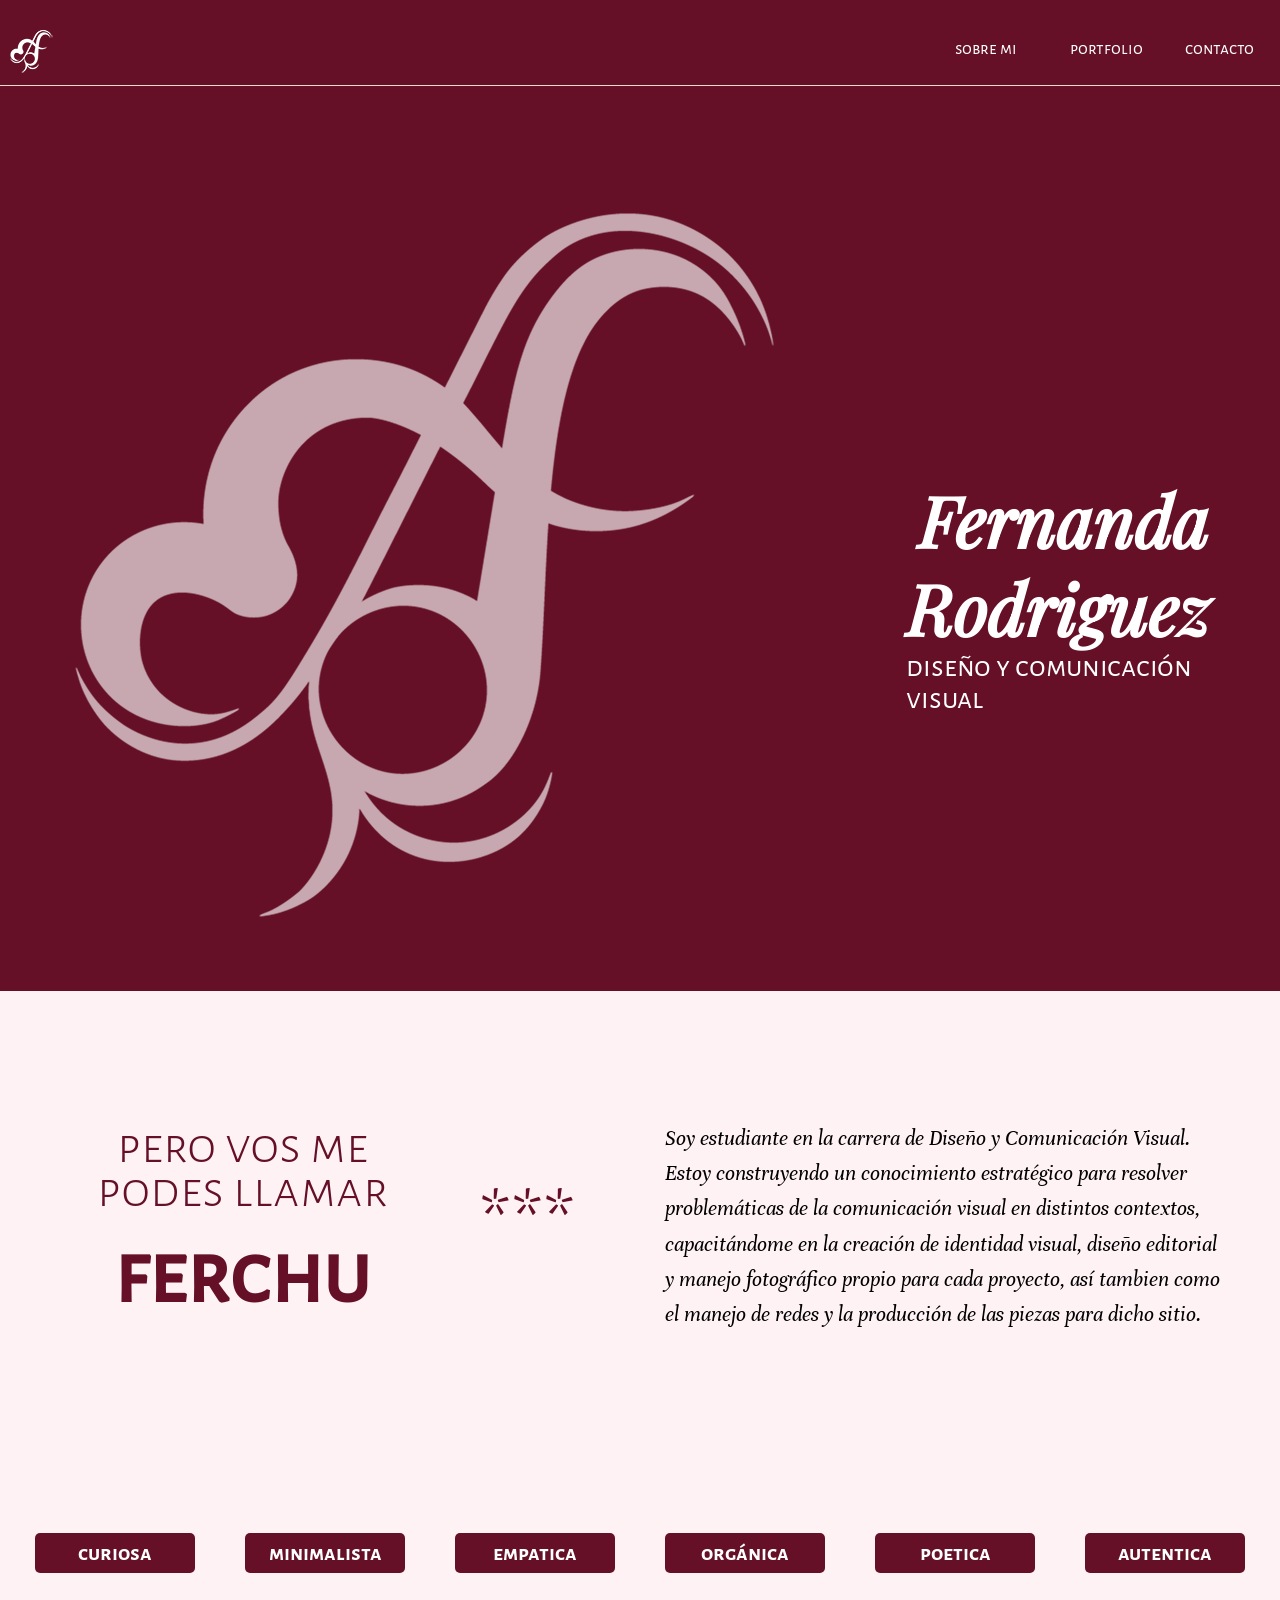
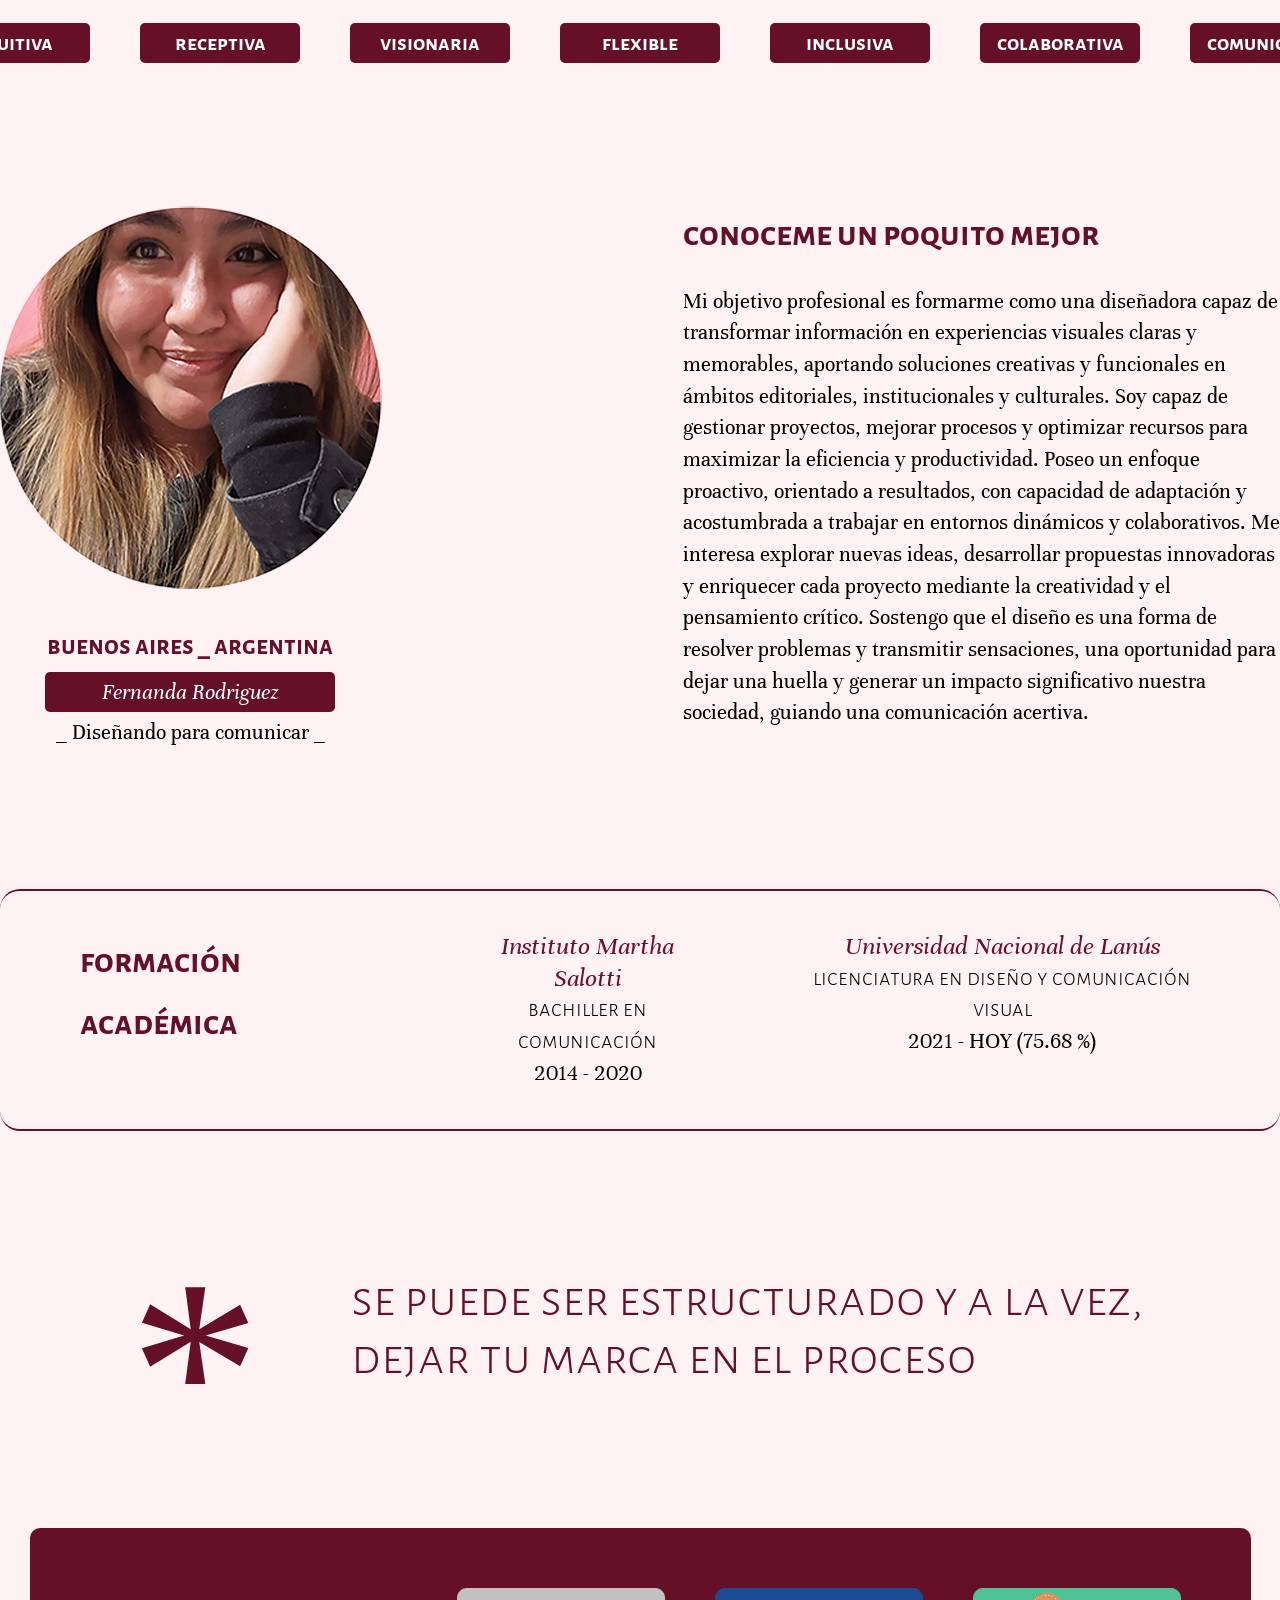
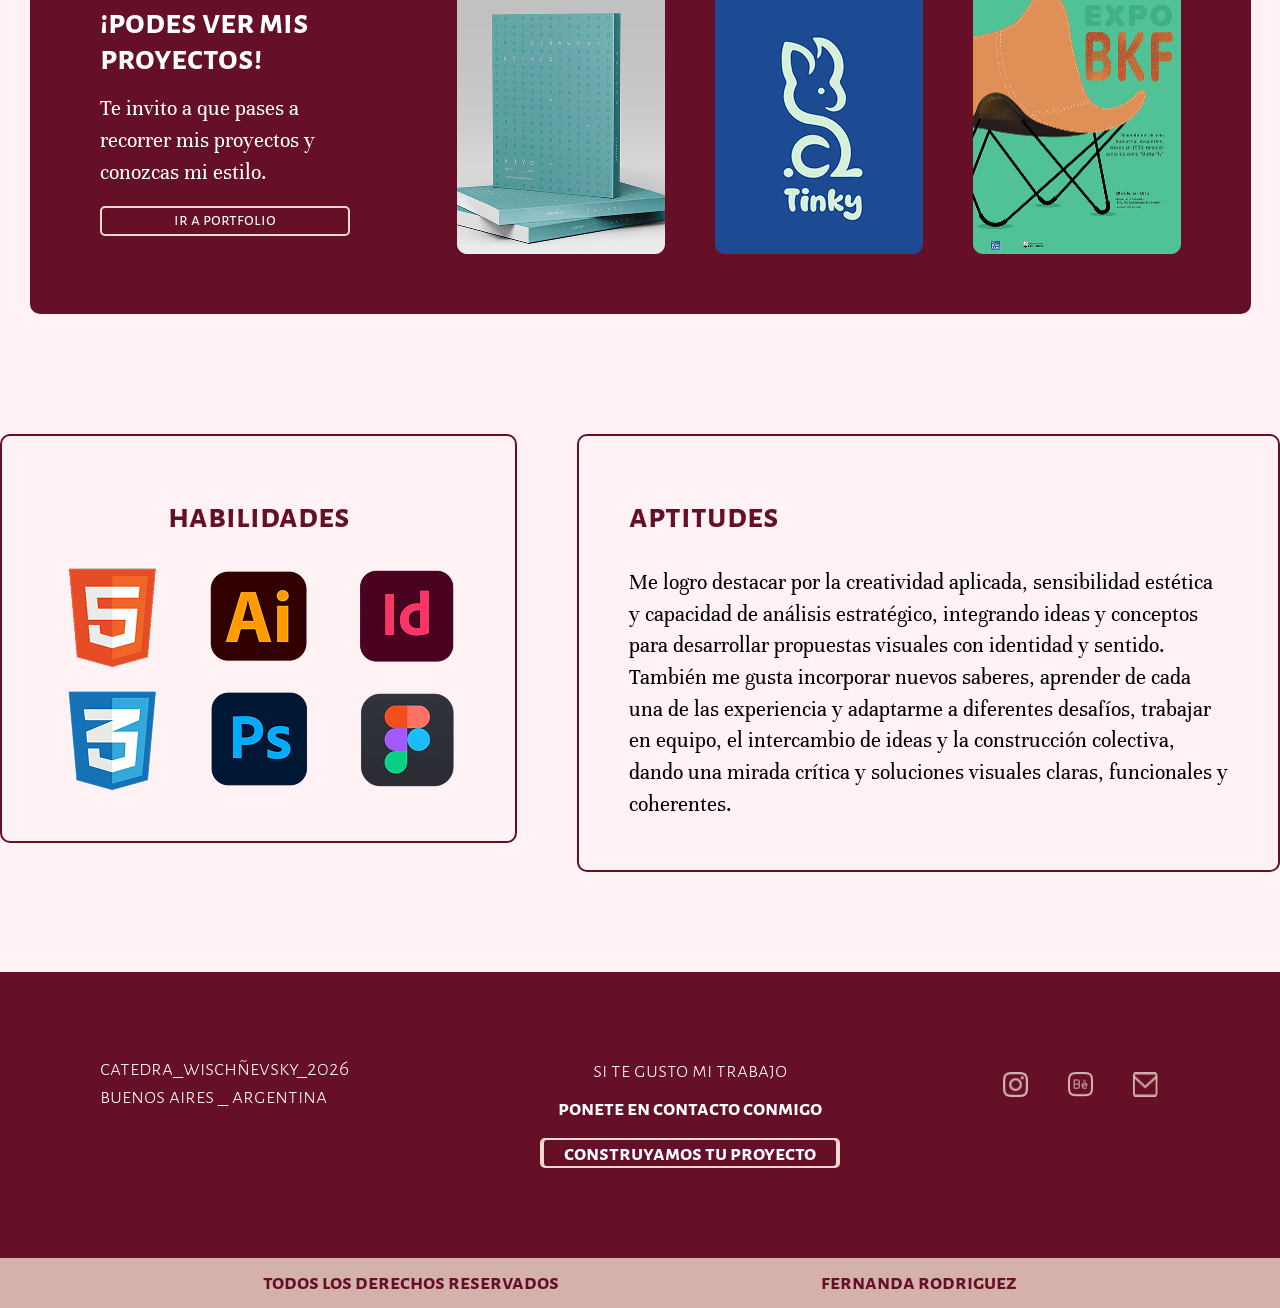
<file: index.html>
<!DOCTYPE html>
<html lang="es">


<head>
    <meta charset="utf-8" />
    <title>Curriculum Fernanda Rodriguez</title>
    <link rel="stylesheet" href="estilo.css">
    <link rel="icon" type="image/png" href="img/index/favicon.png">
</head>

<!------------------------CUERPO---------------------------->

<body>
    <header>
        <div class="header_conteiner">
            <img src="img/index/logonav.png" alt="Logo de fernanda" width="60" height="60" />
            <nav class="botonera">
                <a href="index.html" class=boton>sobre mi</a>
                <a href="portfolio.html" class=boton>portfolio</a>
                <a href="contacto.html" class=boton>contacto</a>
            </nav>
        </div>
    </header>
    
    <main>
        <section id="presentación">
                <img src="img/index/logo_presentacion.png" alt="logo persona" width="935" height="770">
                
                <hgroup class="present_conteiner">
                    <h1>Fernanda Rodriguez</h1>
                    <p class="carrera">diseño y comunicación visual</p>
                </hgroup>
        </section>

        <section id="introducción_apodo">
            <hgroup class="grupo_frase">
                <p class="frase">pero vos me podes llamar</p>
                <h2>ferchu</h2>
            </hgroup>
            <p class="florcitas">***</p>
            <p class="texto_en_italic">Soy estudiante en la carrera de Diseño y Comunicación Visual. Estoy construyendo un conocimiento estratégico para resolver problemáticas de la comunicación visual en distintos contextos, capacitándome en la creación de identidad visual, diseño editorial y manejo fotográfico propio para cada proyecto, así tambien como el manejo de redes y la producción de las piezas para dicho sitio.</p>
        </section>

        <section id="lluvia_de_palabras">
            <ul>
                <li>detallista</li>
                <li>curiosa</li>
                <li>minimalista</li>
                <li>empatica</li>
                <li>orgánica</li>
                <li>poetica</li>
                <li>autentica</li>
                <li>observadora</li>
                <li>intuitiva</li>
                <li>receptiva</li>
                <li>visionaria</li>
                <li>flexible</li>
                <li>inclusiva</li>
                <li>colaborativa</li>
                <li>comunicativa</li>
                </lu>
        </section>

        <section id="de_mi">
            <div class="izquierda_circulo">
                <img src="img/index/retrato_yo.png" alt="autora" width="385" height="385">
                <div class="listado_foto">
                    <p class="bsas">buenos aires _ argentina</p>
                    <p class="minombre">Fernanda Rodriguez</p>
                    <p class="folosofia">_ Diseñando para comunicar _</p>
                </div>
            </div>
            <hgroup class="un_poco_mas">
                <h3>conoceme un poquito mejor</h3>
                <p class="texto_circulo">Mi objetivo profesional es formarme como una diseñadora capaz de transformar información en experiencias visuales claras y memorables, aportando soluciones creativas y funcionales en ámbitos editoriales, institucionales y culturales. Soy capaz de gestionar proyectos, mejorar procesos y optimizar recursos para maximizar la eficiencia y productividad. Poseo un enfoque proactivo, orientado a resultados, con capacidad de adaptación y acostumbrada a trabajar en entornos dinámicos y colaborativos. Me interesa explorar nuevas ideas, desarrollar propuestas innovadoras y enriquecer cada proyecto mediante la creatividad y el pensamiento crítico. Sostengo que el diseño es una forma de resolver problemas y transmitir sensaciones, una oportunidad para dejar una huella y generar un impacto significativo nuestra sociedad, guiando una comunicación acertiva.</p>
            </hgroup>
        </section>

        <section id="formación">
            <h3>formación académica</h3>
            <div class="formación_secundaria">
                <p class="titular_form">Instituto Martha Salotti</p>
                <p class="bajada_formación">bachiller en comunicación</p>
                <p class="fecha">2014 - 2020</p>
            </div>
            <div class="formación_superior">
                <p class="titular_form">Universidad Nacional de Lanús</p>
                <p class="bajada_formación">licenciatura en diseño y comunicación visual</p>
                <p class="fecha">2021 - HOY (75.68 %)</p>
            </div>
        </section>

        <section id="frase">
            <p class="flor">*</p>
            <p class="escrito">se puede ser estructurado y a la vez, dejar tu marca en el proceso</p>
        </section>

        <section id="ir_a_portfolio">
            <div class="info">
                <h3>¡podes ver mis proyectos!</h3>
                <p class="texto blanco">Te invito a que pases a recorrer mis proyectos y conozcas mi estilo.</p>
                <a href="portfolio.html" class="boton_ir_portfolio">ir a portfolio</a>
            </div>
            <div class="fotos_ir_portfolio">
                <img src="img/index/mini_anuario.png" alt="anuario" width="208" height="266">
                <img src="img/index/mini_logo_tinky.png" alt="logo_tinky" width="208" height="266">
                <img src="img/index/mini_afiche_bkf_figurativo.png" alt="logo_tinky" width="208" height="266">
            </div>
        </section>

        <section id="habilidades_aptitudes">
            <div class="habilidades">
                <h3>habilidades</h3>
                <ul>
                    <li><img src="img/index/img_html.png" alt="html" width="103px" height="103px"></li>
                    <li><img src="img/index/img_ai.png" alt="Illustrator" width="103px" height="103px"></li>
                    <li><img src="img/index/img_id.png" alt="Indesing" width="103px" height="103px"></li>
                    <li><img src="img/index/img_css.png" alt="CSS" alt="CSS" width="103px" height="103px"></li>
                    <li><img src="img/index/img_ps.png" alt="Photoshop" width="103px" height="103px"></li>
                    <li><img src="img/index/img_f.png" alt="figma" width="103px" height="103px"></li>
                </ul>
            </div>

            <hgroup class="aptitudes">
                <h3>aptitudes</h3>
                <p>Me logro destacar por la creatividad aplicada, sensibilidad estética y capacidad de análisis estratégico, integrando ideas y conceptos para desarrollar propuestas visuales con identidad y sentido. También me gusta incorporar nuevos saberes, aprender de cada una de las experiencia y adaptarme a diferentes desafíos, trabajar en equipo, el intercambio de ideas y la construcción colectiva, dando una mirada crítica y soluciones visuales claras, funcionales y coherentes.</p>
            </hgroup>
        </section>
    </main>

<!------------------------PIES---------------------------->

    <footer>
        <div id="contenedor_superior">
            <div class="catedra">
                <p class="texto_livianofooter">catedra_wischñevsky_2026 </p>
                <p class="texto_livianofooter">buenos aires _ argentina</p>
            </div>
            <div class="contactame_footer">
                <p class="si_te_gusto">si te gusto mi trabajo</p>
                <p class="invitacion">ponete en contacto conmigo</p>
                <a href="contacto.html" class="boton_footer"><button class="boton_footer">construyamos tu proyecto</button></a>
            </div>
            <div class="redes">
                <ul class="mis_redes">
                    <li>
                        <a href="https://www.instagram.com/fer.rodriguez1406/?hl=es-la" target="_blank">
                        <img src="img/index/ig_mate.png" alt="instagram" width="25" height="25"></a>
                    </li>
                    <li>
                        <a href="https://www.behance.net/FerRodriguez1406" target="_blank">
                        <img src="img/index/be_mate.png" alt="behance" width="25" height="25"></a>
                    </li>
                    <li>
                        <a href="mailto:fernandarodriguez14236@gmail.com" target="_blank">
                        <img src="img/index/mail_mate.png" alt="email" width="25" height="25">
                        </a>
                </ul>
            </div>
        </div>
        <div id="contenedor_inferior">
            <p class="derechos">todos los derechos reservados</p>
            <p class="derechos">fernanda rodriguez</p>
        </div>
    </footer>
</body>

</html>
</file>
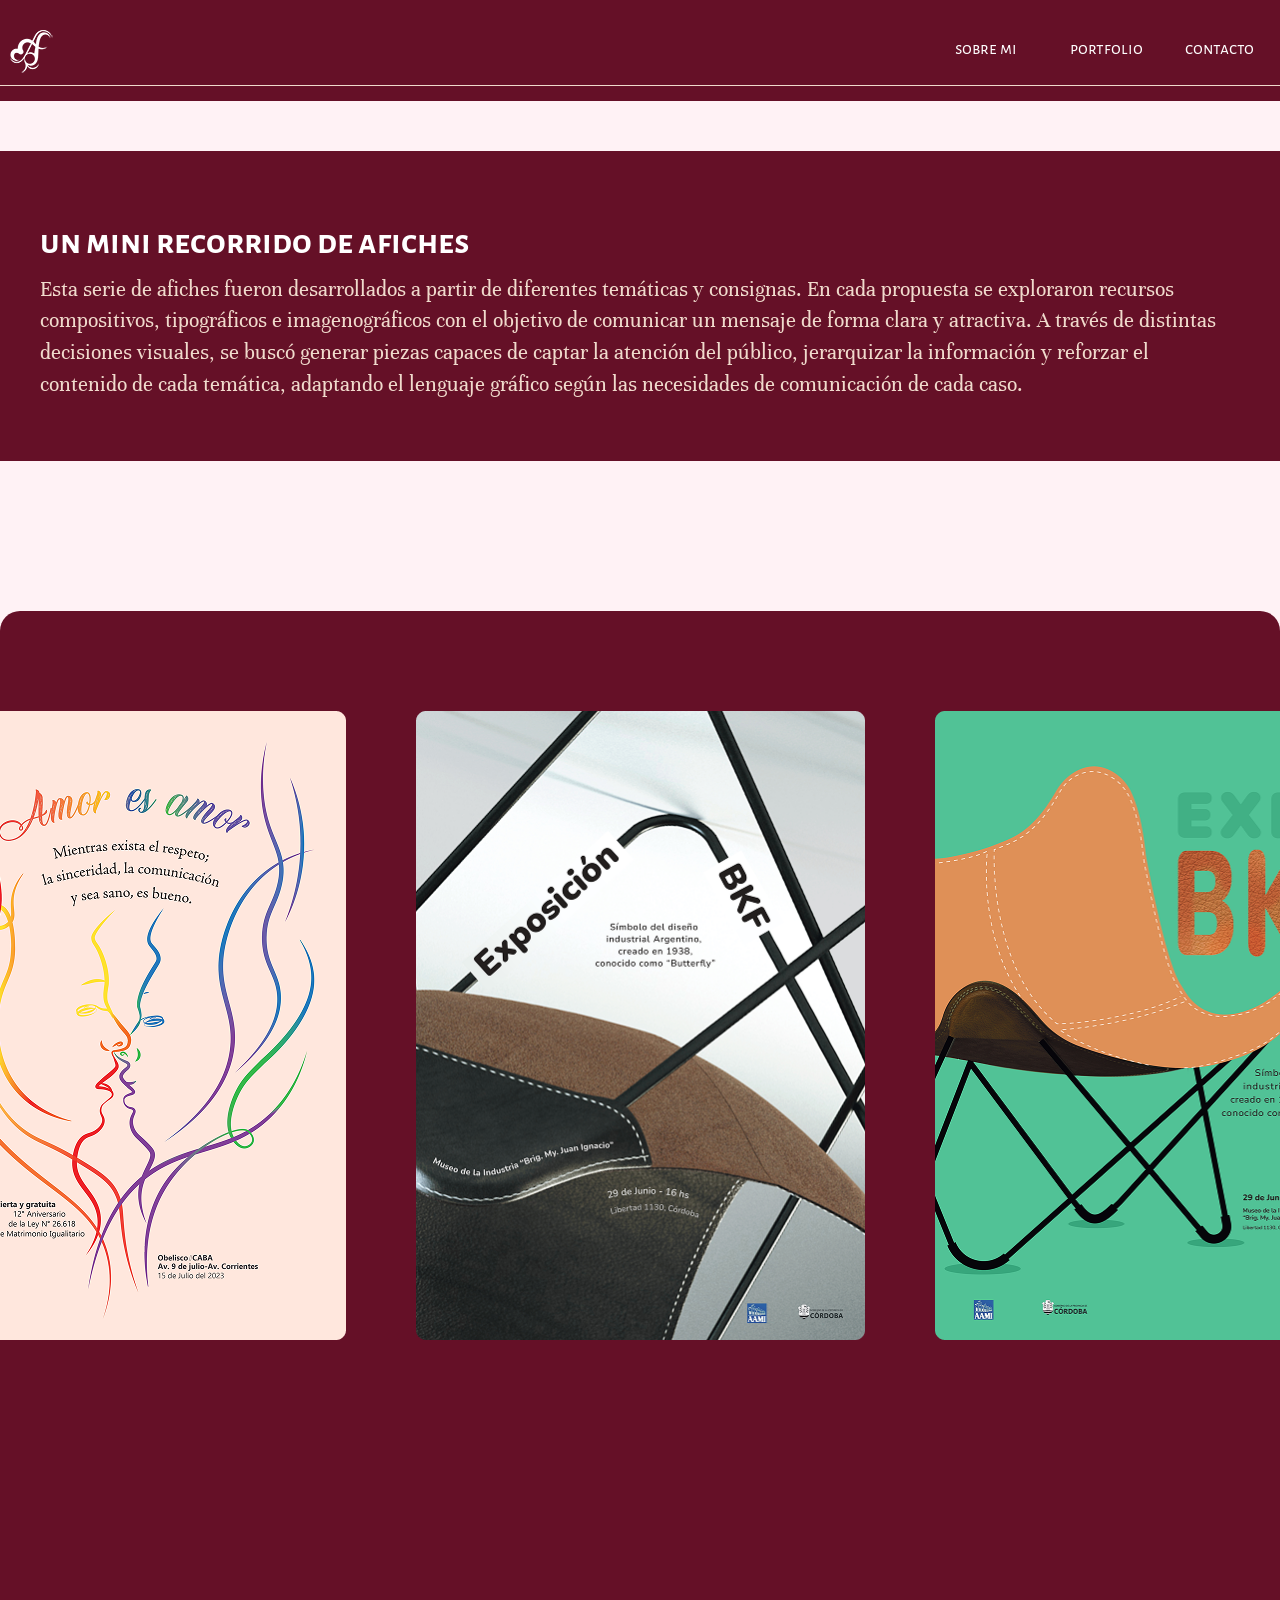
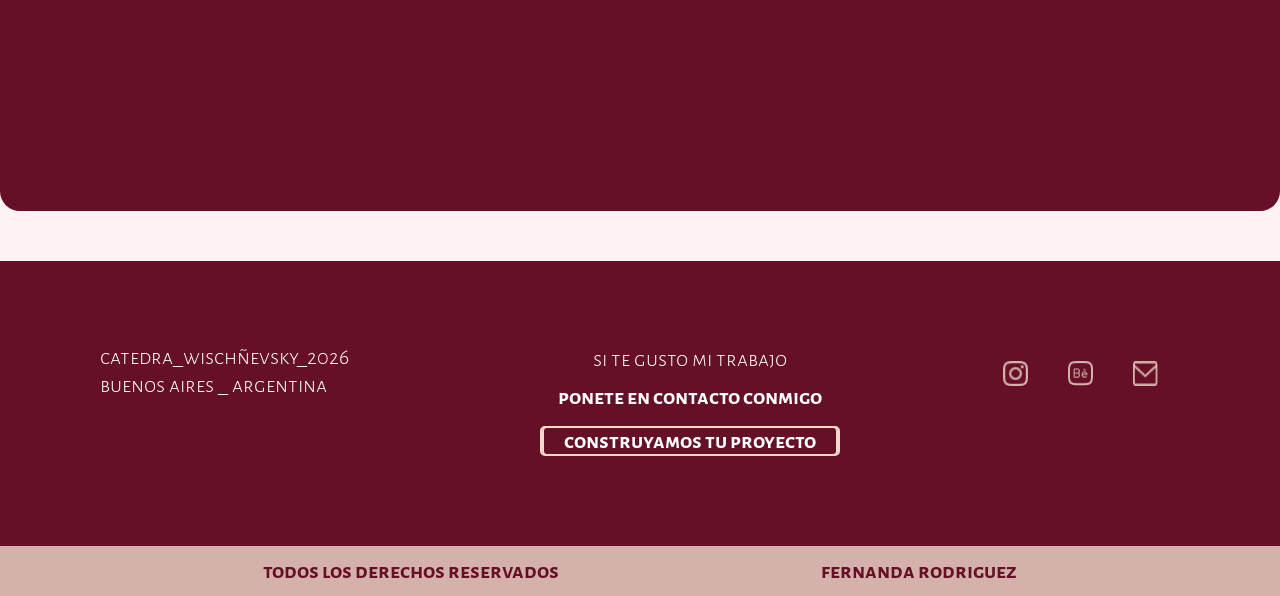
<file: afiche.html>
<!DOCTYPE html>
<html lang="es">


<head>
    <meta charset="utf-8" />
    <title>Curriculum Fernanda Rodriguez</title>
    <link rel="stylesheet" href="estilo.css">
    <link rel="icon" type="image/png" href="img/index/favicon.png">
</head>

<!------------------------CUERPO---------------------------->

<body>
    <header>
        <div class="header_conteiner">
            <img src="img/index/logonav.png" alt="Logo de fernanda" width="60" height="60" />
            <nav class="botonera">
                <a href="index.html" class=boton>sobre mi</a>
                <a href="portfolio.html" class=boton>portfolio</a>
                <a href="contacto.html" class=boton>contacto</a>
            </nav>
        </div>
    </header>
    <main>
        <section class="caja_de_informacion">
            <hgroup class="texto_infopresent">
                <h3 class="h3blanco">un mini recorrido de afiches</h3>
                <p class="texto_infoblanco">Esta serie de afiches fueron desarrollados a partir de diferentes temáticas y consignas. En cada propuesta se exploraron recursos compositivos, tipográficos e imagenográficos con el objetivo de comunicar un mensaje de forma clara y atractiva. A través de distintas decisiones visuales, se buscó generar piezas capaces de captar la atención del público, jerarquizar la información y reforzar el contenido de cada temática, adaptando el lenguaje gráfico según las necesidades de comunicación de cada caso.</p>
            </hgroup>
        </section>
        <section class="afiches">
                <div class="trio_afiches">
                    <img src="img/afiches/afiche1.png" alt="afiche matrimonio igualitario" width="449px" height="629px">
                    <img src="img/afiches/afiche2.png" alt="afiche abstracto bkf" width="449px" height="629px">
                    <img src="img/afiches/afiche3.png" alt="afiche figurativo bkf" width="449px" height="629px">
                </div>
        </section>
    </main>
    <footer>
        <div id="contenedor_superior">
            <div class="catedra">
                <p class="texto_livianofooter">catedra_wischñevsky_2026 </p>
                <p class="texto_livianofooter">buenos aires _ argentina</p>
            </div>
            <div class="contactame_footer">
                <p class="si_te_gusto">si te gusto mi trabajo</p>
                <p class="invitacion">ponete en contacto conmigo</p>
                <a href="contacto.html" class="boton_footer"><button class="boton_footer">construyamos tu proyecto</button></a>
            </div>
            <div class="redes">
                <ul class="mis_redes">
                    <li>
                        <a href="https://www.instagram.com/fer.rodriguez1406/?hl=es-la" target="_blank">
                        <img src="img/index/ig_mate.png" alt="instagram" width="25" height="25"></a>
                    </li>
                    <li>
                        <a href="https://www.behance.net/FerRodriguez1406" target="_blank">
                        <img src="img/index/be_mate.png" alt="behance" width="25" height="25"></a>
                    </li>
                    <li>
                        <a href="mailto:fernandarodriguez14236@gmail.com" target="_blank">
                        <img src="img/index/mail_mate.png" alt="email" width="25" height="25">
                        </a>
                </ul>
            </div>
        </div>
        <div id="contenedor_inferior">
            <p class="derechos">todos los derechos reservados</p>
            <p class="derechos">fernanda rodriguez</p>
        </div>
    </footer>
</body>
</file>
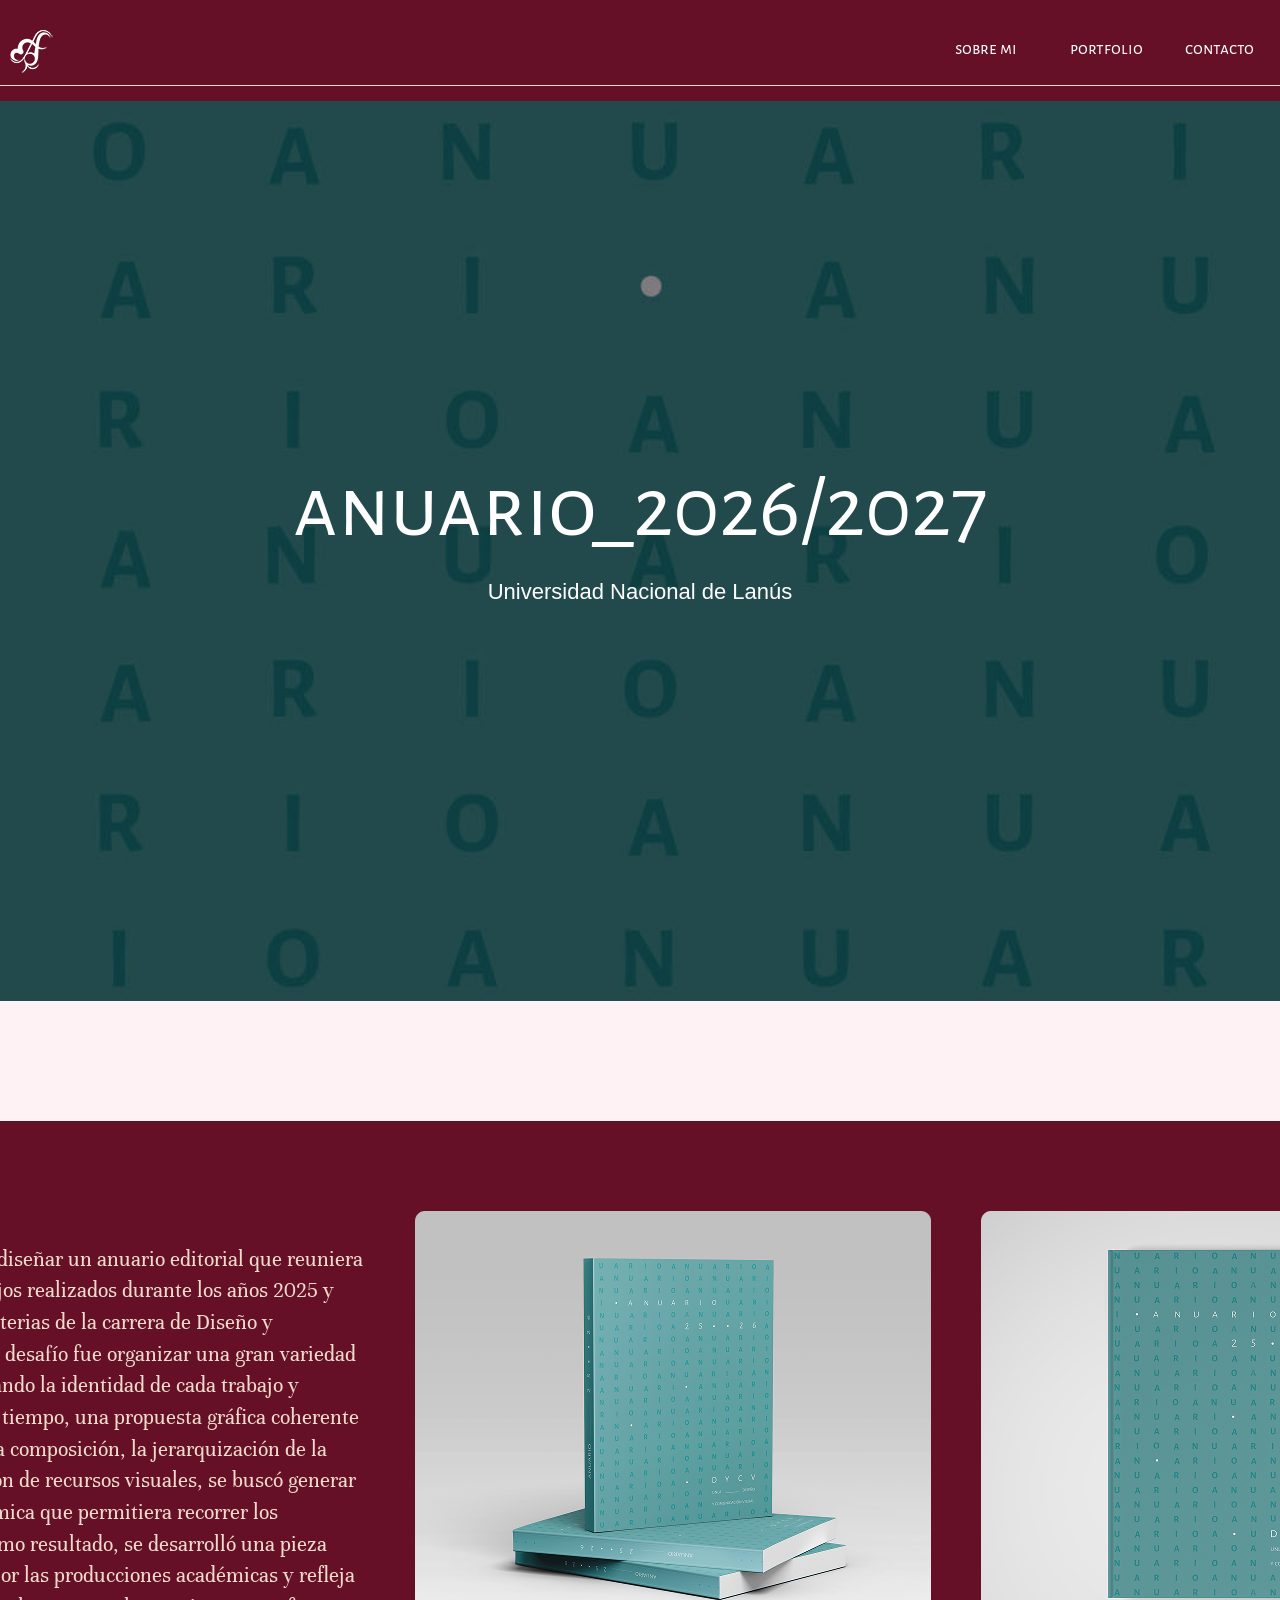
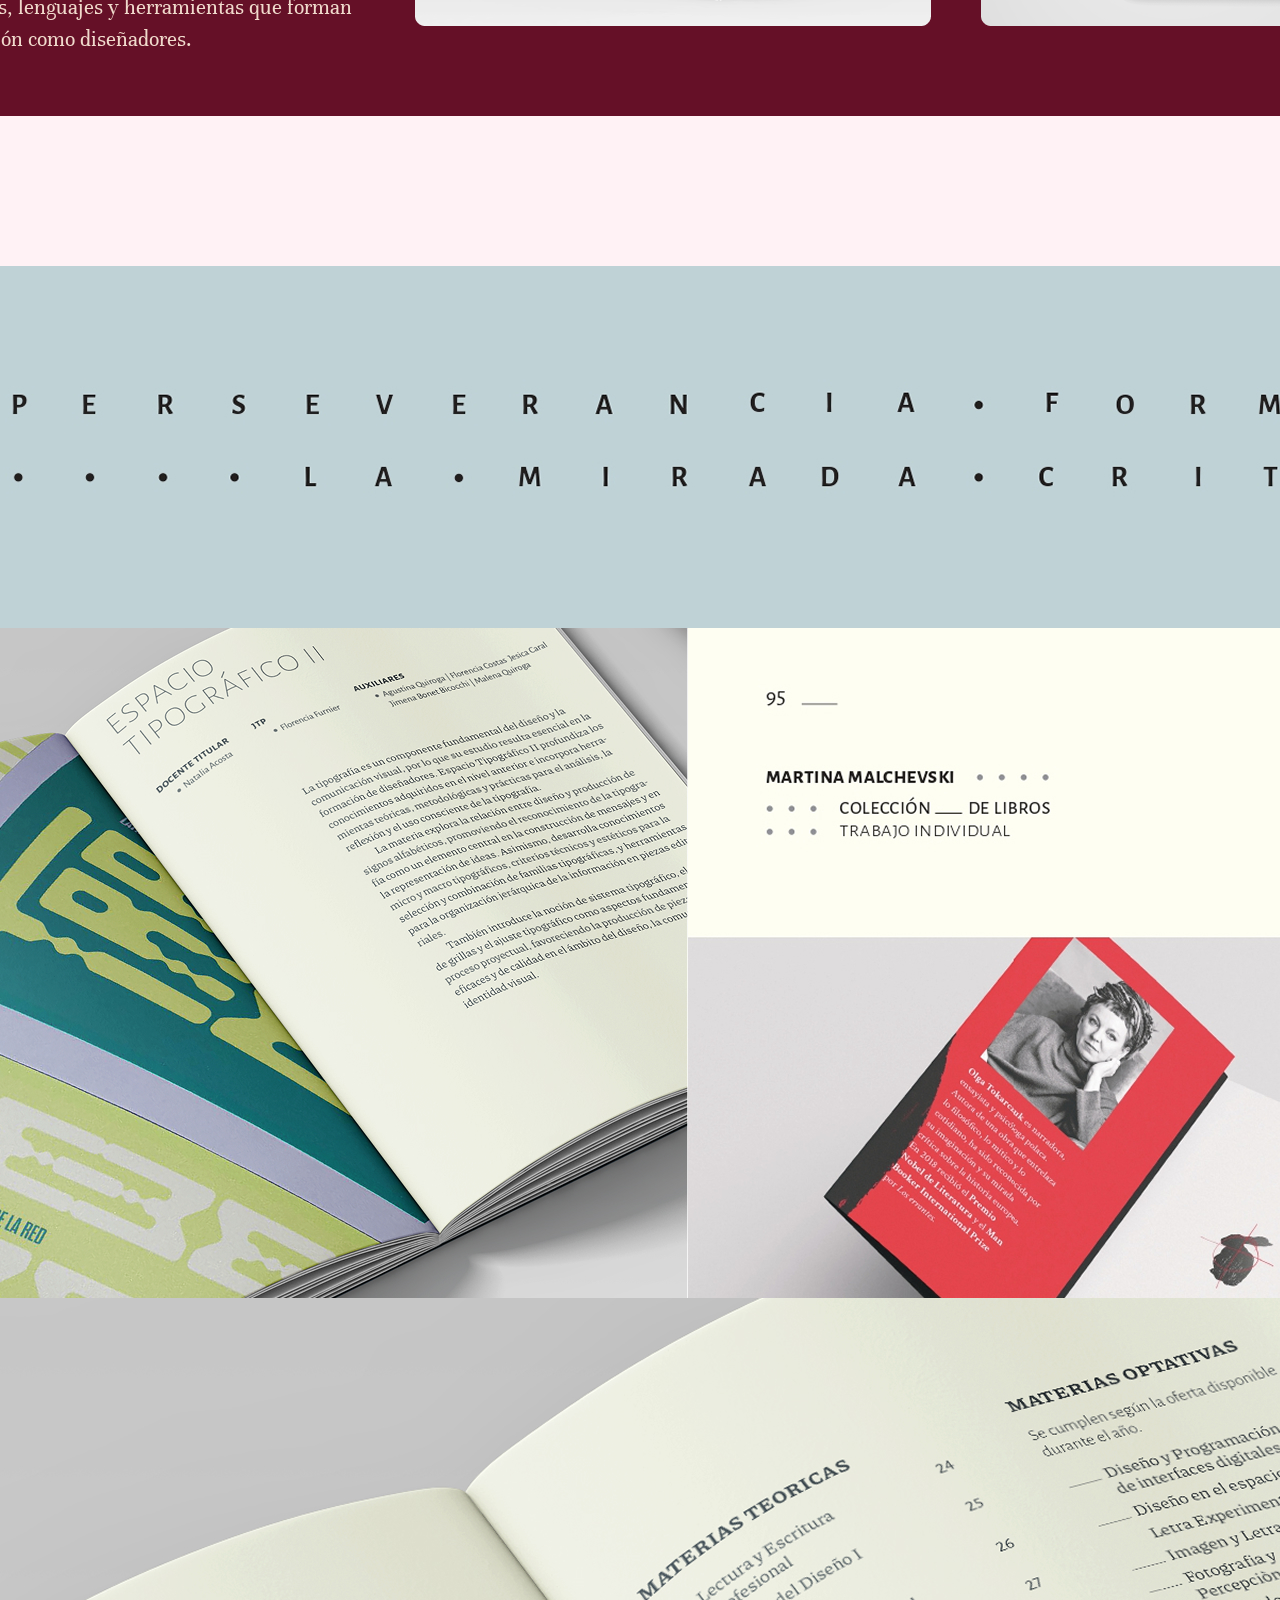
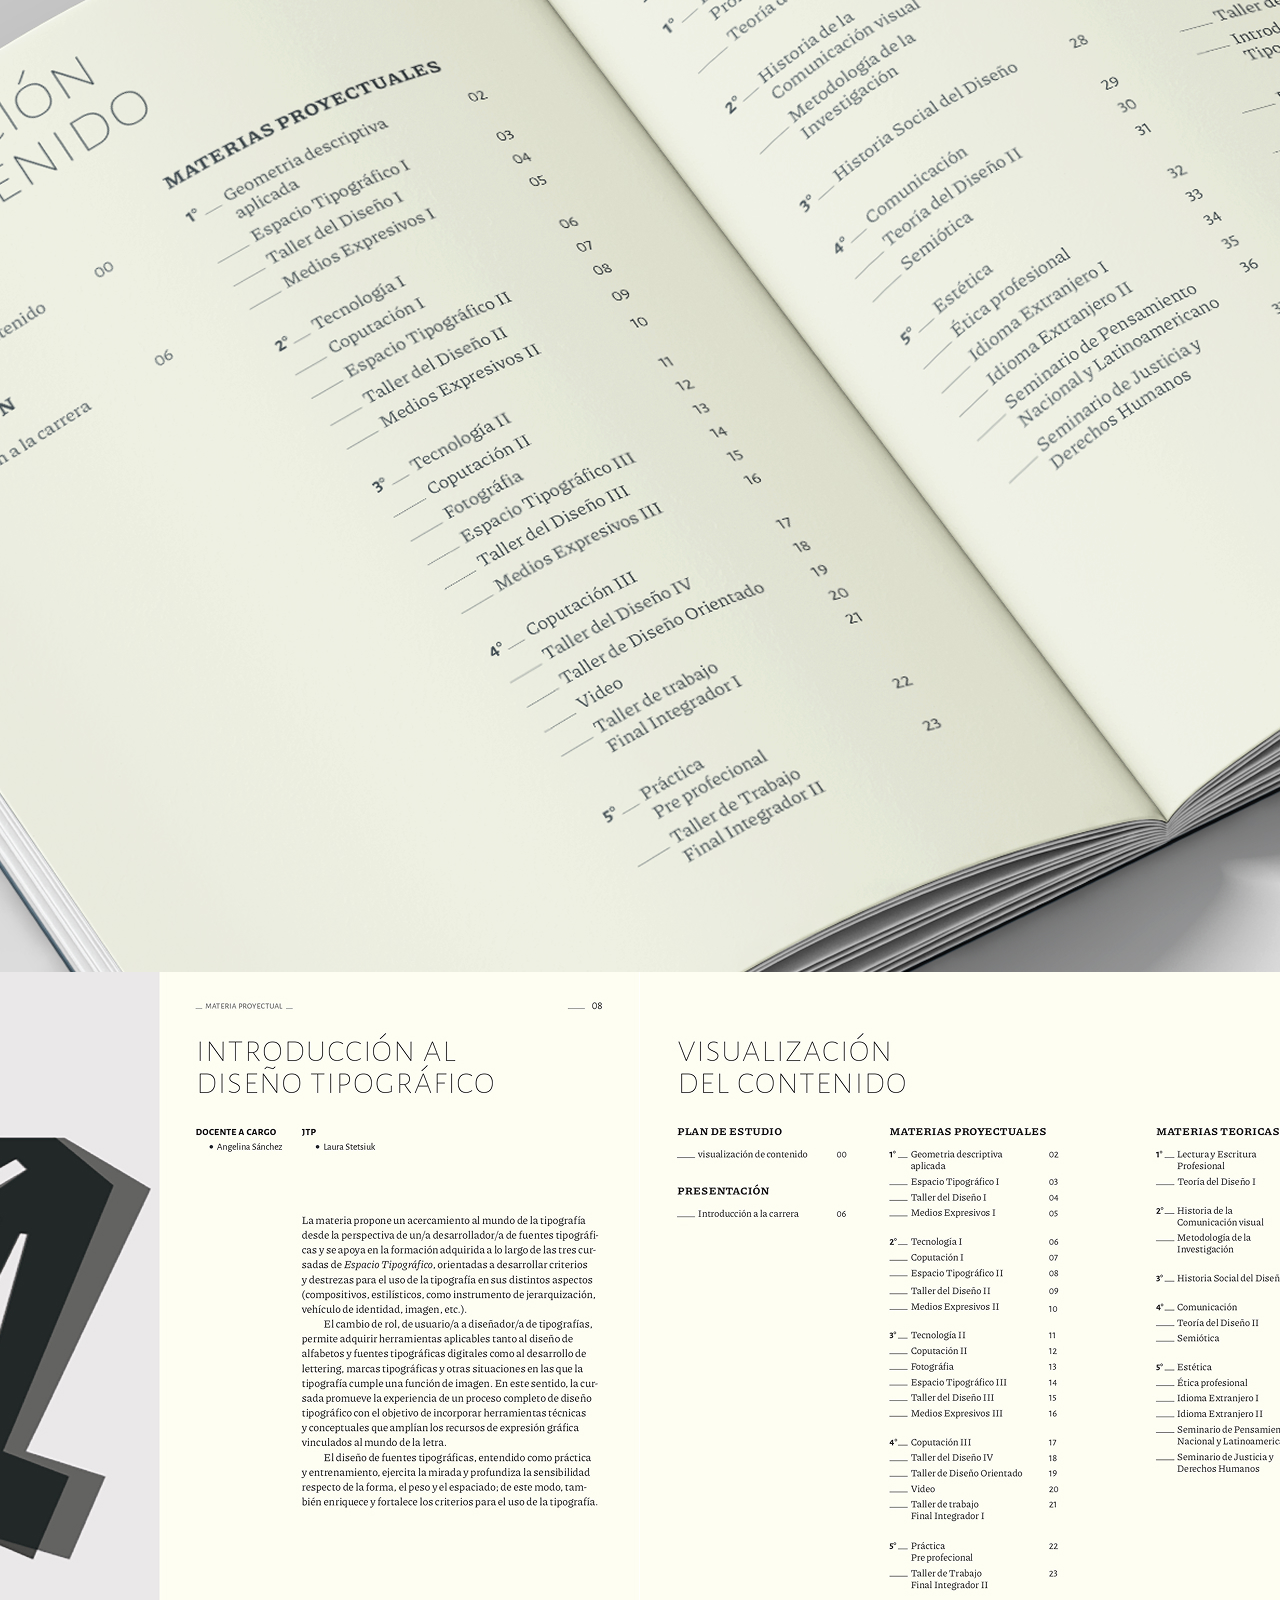
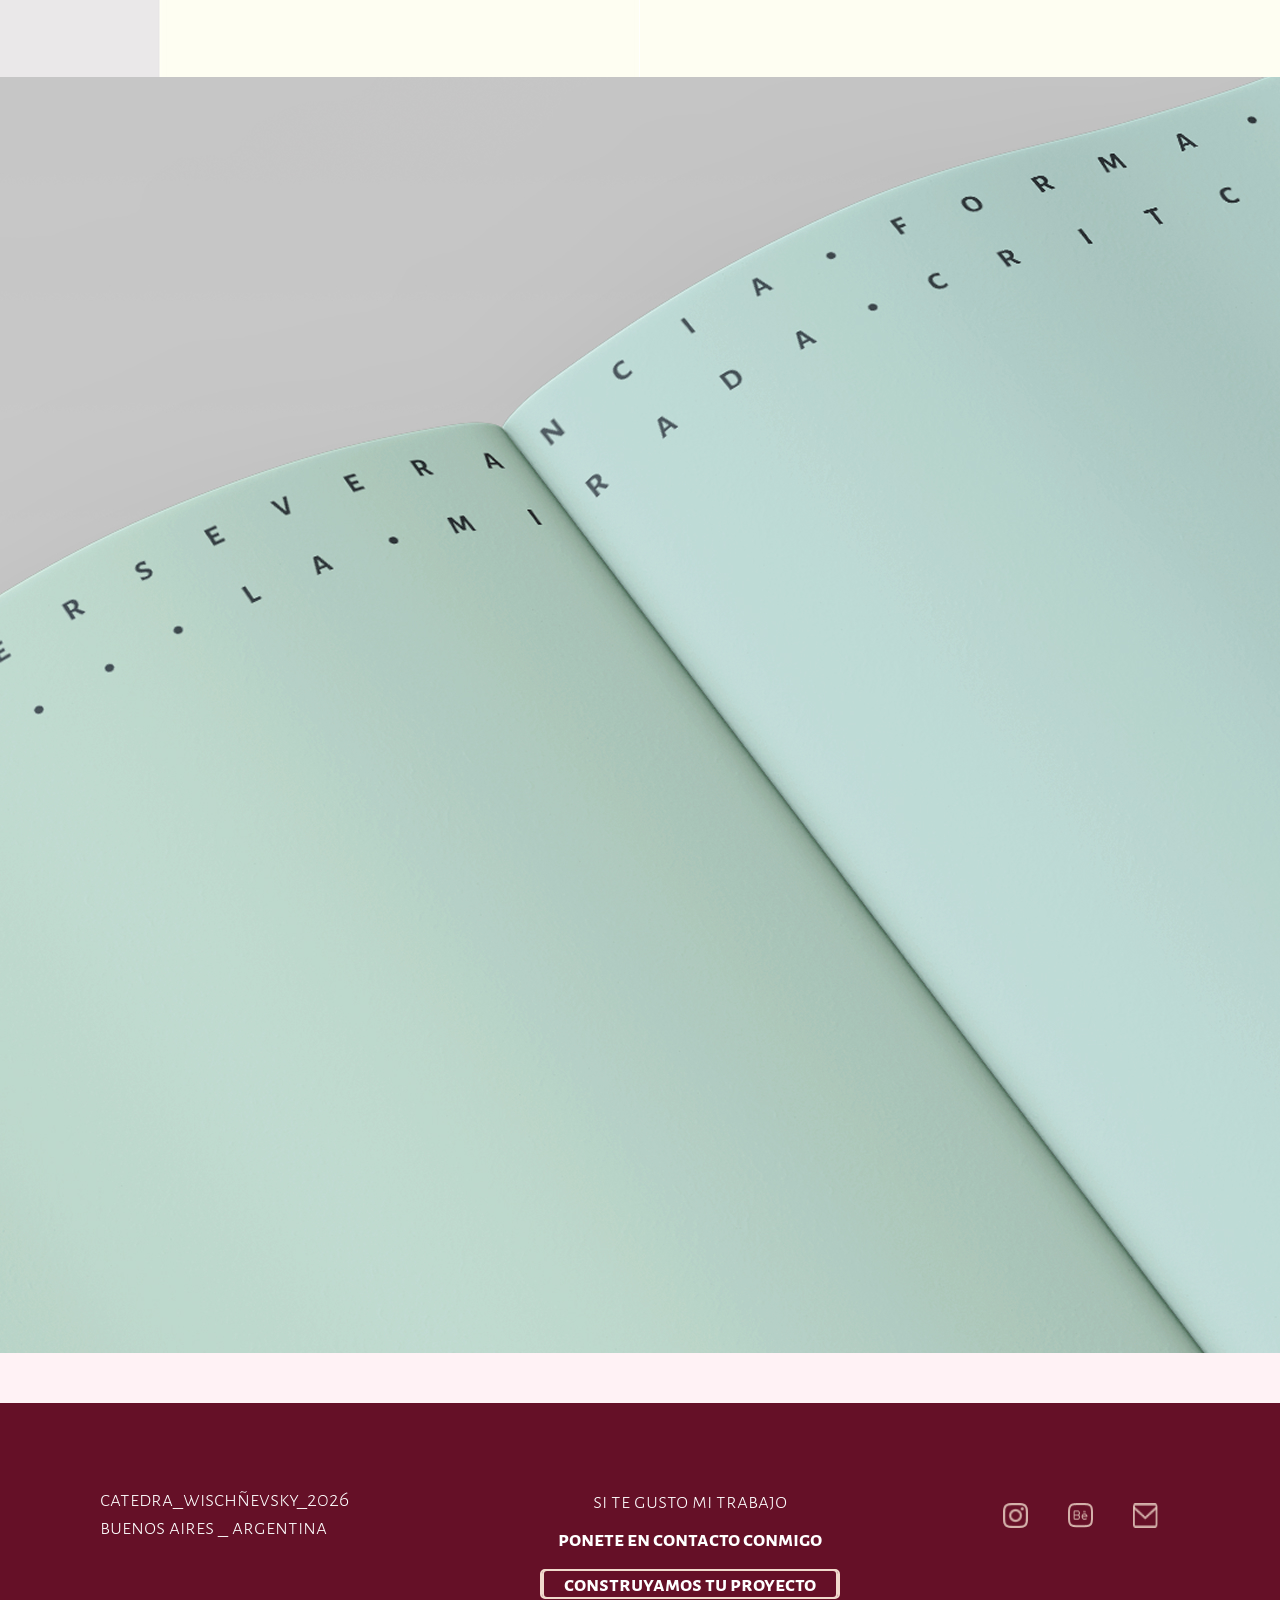
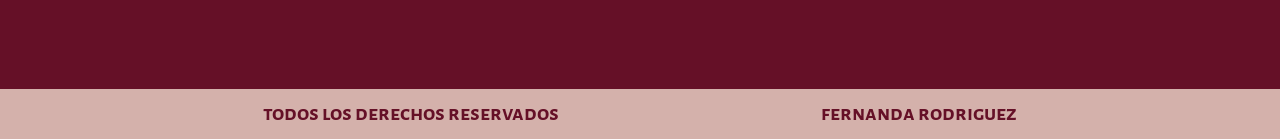
<file: anuario.html>
<!DOCTYPE html>
<html lang="es">


<head>
    <meta charset="utf-8" />
    <title>Curriculum Fernanda Rodriguez</title>
    <link rel="stylesheet" href="estilo.css">
    <link rel="icon" type="image/png" href="img/index/favicon.png">
</head>

<!------------------------CUERPO---------------------------->

<body>
    <header>
        <div class="header_conteiner">
            <img src="img/index/logonav.png" alt="Logo de fernanda" width="60" height="60" />
            <nav class="botonera">
                <a href="index.html" class=boton>sobre mi</a>
                <a href="portfolio.html" class=boton>portfolio</a>
                <a href="contacto.html" class=boton>contacto</a>
            </nav>
        </div>
    </header>
    <main>
        <section class="portada_anuario">
            <hgroup class="info_portada">
                <p class="titulo_blanco_portf">anuario_2026/2027</p>
                <p class="bajada_port">Universidad Nacional de Lanús</p>
            </hgroup>
        </section>
        <section class="caja_de_informacion">
            <hgroup class="texto_infopresent">
                <h3 class="h3blanco">editorial</h3>
                <p class="texto_infoblanco">El proyecto consistió en diseñar un anuario editorial que reuniera y documentara los trabajos realizados durante los años 2025 y 2026 en las distintas materias de la carrera de Diseño y Comunicación Visual. El desafío fue organizar una gran variedad de producciones, respetando la identidad de cada trabajo y construyendo, al mismo tiempo, una propuesta gráfica coherente y atractiva. A través de la composición, la jerarquización de la información y la selección de recursos visuales, se buscó generar una lectura clara y dinámica que permitiera recorrer los diferentes proyectos. Como resultado, se desarrolló una pieza editorial que pone en valor las producciones académicas y refleja la diversidad de enfoques, lenguajes y herramientas que forman parte de nuestra formación como diseñadores.</p>
            </hgroup>
            <div class="imgs_info">
                <img src="img/anuario/img_anuario_info1.png" alt="mockup anuario1" width="516px" height="415px">
                <img src="img/anuario/img_anuario_info2.png" alt="mockup anuario2" width="516px" height="415px">
            </div>
        </section>
        <section class="interior_fotos">
            <img src="img/anuario/img_anuario_cinturon.jpg" alt="cinturon ceparador" width="1920px" height="362px">
            <div class="duplas_fotos">
                <img src="img/anuario/img_anuario_interior1.jpg" alt="interior anuario 1" width="1007px" height="670px">
                <img src="img/anuario/img_anuario_interior2.jpg" alt="interior anuario 2" width="912px" height="670px">
            </div>
            <img src="img/anuario/img_anuario_interior3.jpg" alt="interior anuario 3" width="1920px" height="1274px">
            <div class="duplas_fotos">
                <img src="img/anuario/img_anuario_interior4.jpg" alt="interior anuario 4" width="960px" height="705px">
                <img src="img/anuario/img_anuario_interior5.jpg" alt="interior anuario 5" width="960px" height="705px">
            </div>
            <img src="img/anuario/img_anuario_interior6.jpg" alt="interior anuario 6" width="1920px" height="1276px">
        </section>
    </main>
    <footer>
        <div id="contenedor_superior">
            <div class="catedra">
                <p class="texto_livianofooter">catedra_wischñevsky_2026 </p>
                <p class="texto_livianofooter">buenos aires _ argentina</p>
            </div>
            <div class="contactame_footer">
                <p class="si_te_gusto">si te gusto mi trabajo</p>
                <p class="invitacion">ponete en contacto conmigo</p>
                <a href="contacto.html" class="boton_footer"><button class="boton_footer">construyamos tu proyecto</button></a>
            </div>
            <div class="redes">
                <ul class="mis_redes">
                    <li>
                        <a href="https://www.instagram.com/fer.rodriguez1406/?hl=es-la" target="_blank">
                        <img src="img/index/ig_mate.png" alt="instagram" width="25" height="25"></a>
                    </li>
                    <li>
                        <a href="https://www.behance.net/FerRodriguez1406" target="_blank">
                        <img src="img/index/be_mate.png" alt="behance" width="25" height="25"></a>
                    </li>
                    <li>
                        <a href="mailto:fernandarodriguez14236@gmail.com" target="_blank">
                        <img src="img/index/mail_mate.png" alt="email" width="25" height="25">
                        </a>
                </ul>
            </div>
        </div>
        <div id="contenedor_inferior">
            <p class="derechos">todos los derechos reservados</p>
            <p class="derechos">fernanda rodriguez</p>
        </div>
    </footer>
</body>
</file>
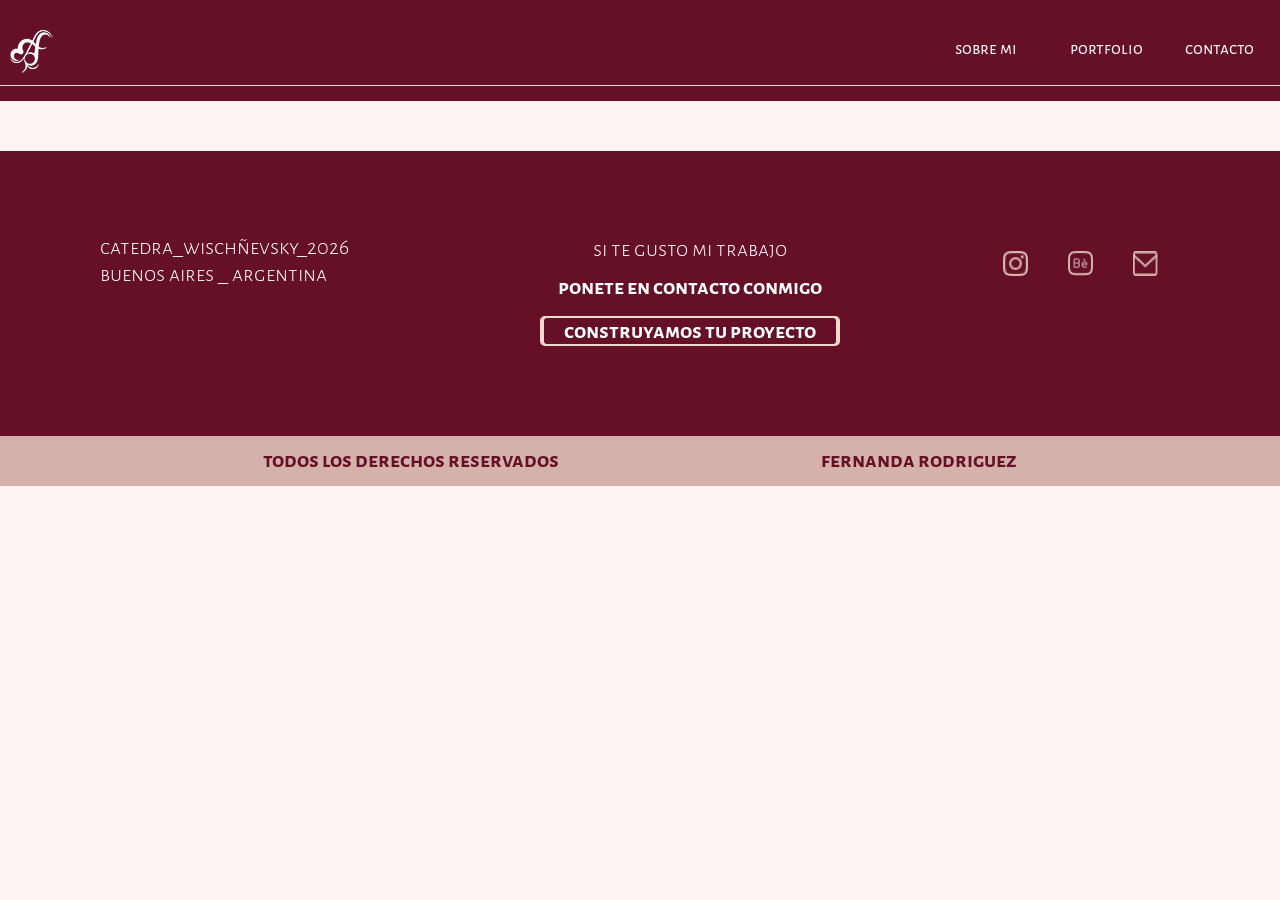
<file: arcan.html>
<!DOCTYPE html>
<html lang="es">


<head>
    <meta charset="utf-8" />
    <title>Curriculum Fernanda Rodriguez</title>
    <link rel="stylesheet" href="estilo.css">
    <link rel="icon" type="image/png" href="img/index/favicon.png">
</head>

<!------------------------CUERPO---------------------------->

<body>
    <header>
        <div class="header_conteiner">
            <img src="img/index/logonav.png" alt="Logo de fernanda" width="60" height="60" />
            <nav class="botonera">
                <a href="index.html" class=boton>sobre mi</a>
                <a href="portfolio.html" class=boton>portfolio</a>
                <a href="contacto.html" class=boton>contacto</a>
            </nav>
        </div>
    </header>
    <main>

    </main>
    <footer>
        <div id="contenedor_superior">
            <div class="catedra">
                <p class="texto_livianofooter">catedra_wischñevsky_2026 </p>
                <p class="texto_livianofooter">buenos aires _ argentina</p>
            </div>
            <div class="contactame_footer">
                <p class="si_te_gusto">si te gusto mi trabajo</p>
                <p class="invitacion">ponete en contacto conmigo</p>
                <a href="contacto.html" class="boton_footer"><button class="boton_footer">construyamos tu proyecto</button></a>
            </div>
            <div class="redes">
                <ul class="mis_redes">
                    <li>
                        <a href="https://www.instagram.com/fer.rodriguez1406/?hl=es-la" target="_blank">
                        <img src="img/index/ig_mate.png" alt="instagram" width="25" height="25"></a>
                    </li>
                    <li>
                        <a href="https://www.behance.net/FerRodriguez1406" target="_blank">
                        <img src="img/index/be_mate.png" alt="behance" width="25" height="25"></a>
                    </li>
                    <li>
                        <a href="mailto:fernandarodriguez14236@gmail.com" target="_blank">
                        <img src="img/index/mail_mate.png" alt="email" width="25" height="25">
                        </a>
                </ul>
            </div>
        </div>
        <div id="contenedor_inferior">
            <p class="derechos">todos los derechos reservados</p>
            <p class="derechos">fernanda rodriguez</p>
        </div>
    </footer>
</body>
</file>
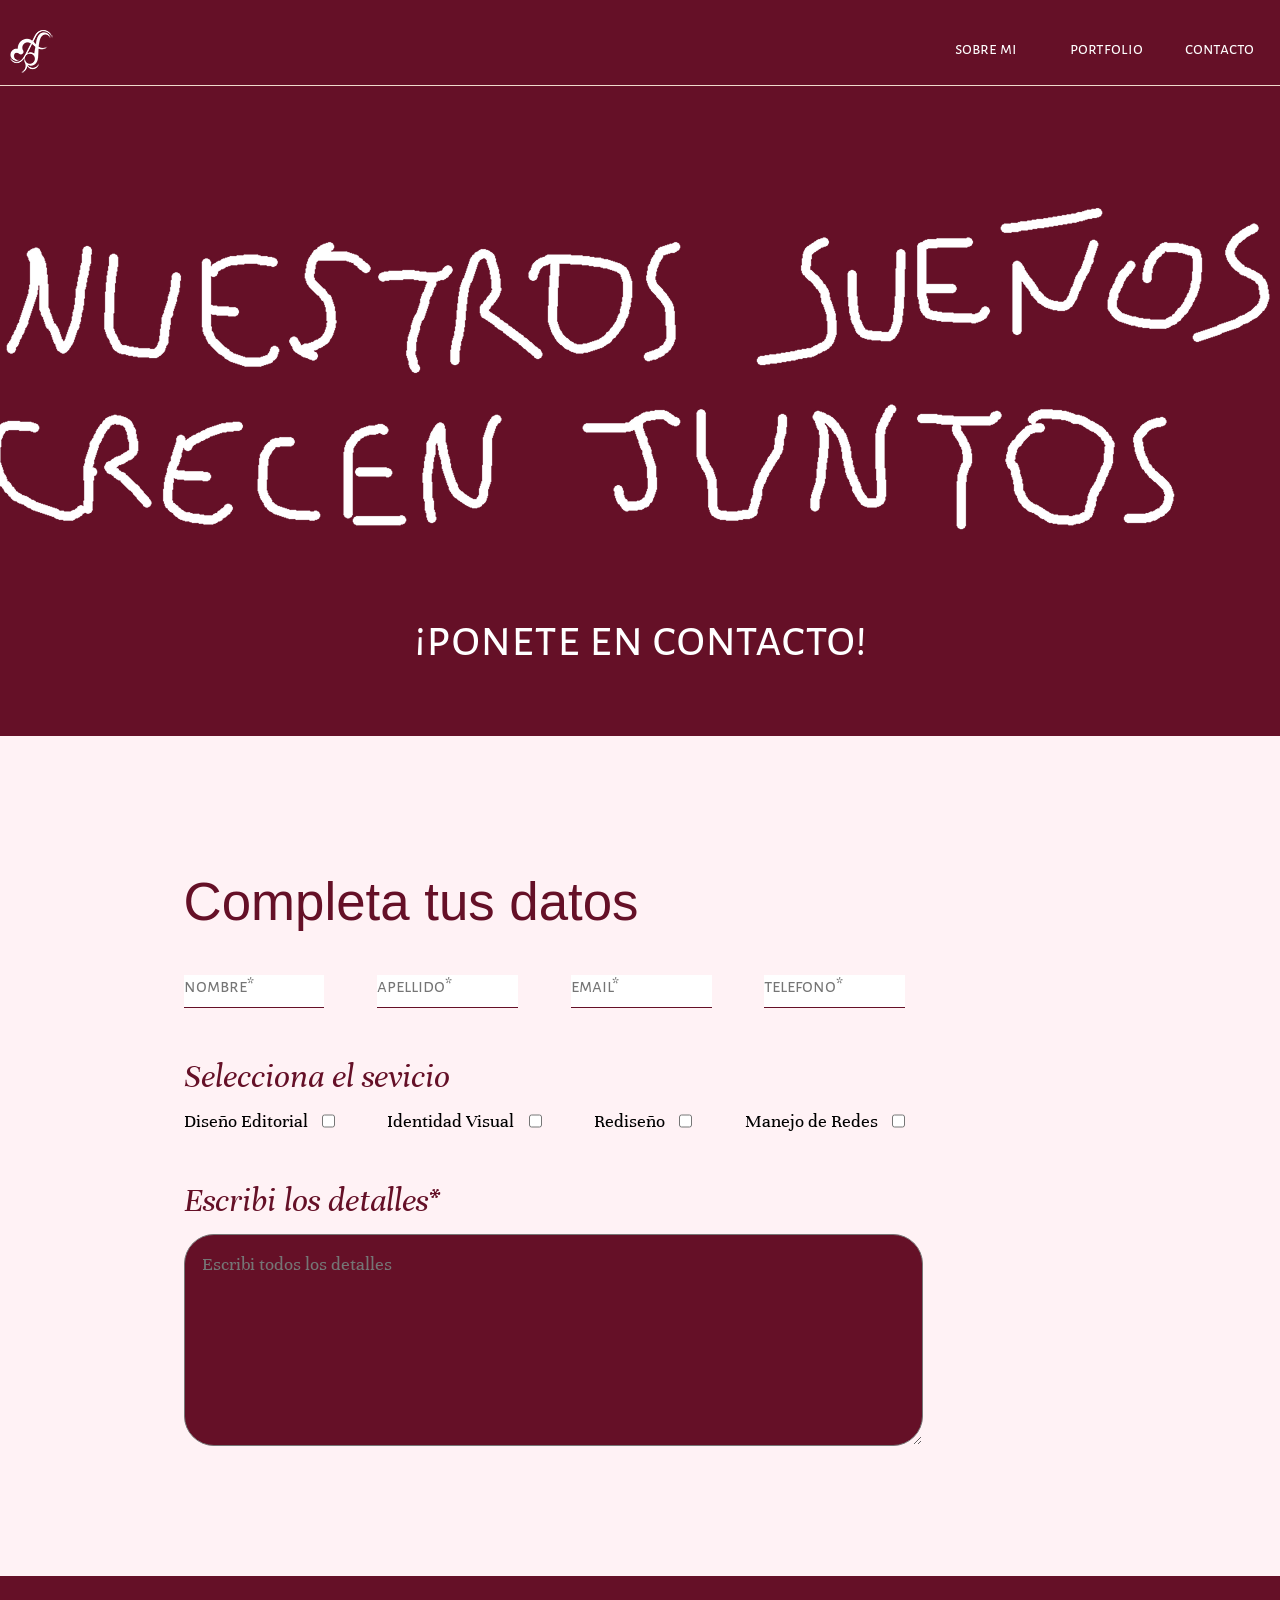
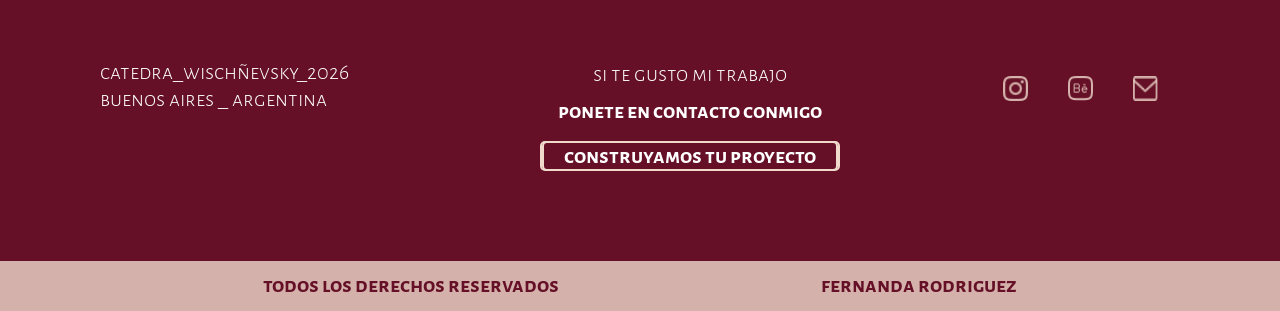
<file: contacto.html>
<!DOCTYPE html>
<html lang="es">


<head>
    <meta charset="utf-8" />
    <title>Curriculum Fernanda Rodriguez</title>
    <link rel="stylesheet" href="estilo.css">
    <link rel="icon" type="image/png" href="img/index/favicon.png">
</head>

<!------------------------CUERPO---------------------------->

<body>
    <header>
        <div class="header_conteiner">
            <img src="img/index/logonav.png" alt="Logo de fernanda" width="60" height="60" />
            <nav class="botonera">
                <a href="index.html" class=boton>sobre mi</a>
                <a href="portfolio.html" class=boton>portfolio</a>
                <a href="contacto.html" class=boton>contacto</a>
            </nav>
        </div>
    </header>
    
    <main>
        <section class="bienvenido_a_contactos">
            <img src="img/index/escrito_noah.png" alt="frase de noah" width="1920" height="393px">
            <p class="contactame">¡ponete en contacto!</p>
        </section>
        <section class="conteiner_completatusdatos">
            <div class="conteiner_rellenar">
                <p class="titulos_formulario">Completa tus datos</p>
                <div class="rellenar">
                    <input class="estilo_input" type="text" name="nombre" id="nombre" maxlength="30" placeholder="nombre*" required>
                    <input class="estilo_input" type="text" name="nombre" id="nombre" maxlength="30" placeholder="apellido*" required>
                    <input class="estilo_input" type="email" name="email" id="email" placeholder="email*" required>
                    <input class="estilo_input" type="tel" name="telefono" id="telefono" placeholder="telefono*" required>
                </div>
            </div>
            <div class="conteiner_seleccionar">
                <p class="subtitulos_formulario">Selecciona el sevicio</p>
                <div class="selecciona">
                    <label class="selecciona_el_interes">Diseño Editorial
                        <input type="checkbox" name="sevicios" value="Diseño Editorial" id>
                    </label>
                    <label class="selecciona_el_interes">Identidad Visual
                        <input type="checkbox" name="sevicios" value="Identidad Visual" id>
                    </label>
                    <label class="selecciona_el_interes">Rediseño
                        <input type="checkbox" name="sevicios" value="Rediseño" id>
                    </label>
                    <label class="selecciona_el_interes">Manejo de Redes
                        <input type="checkbox" name="sevicios" value="Manejo de Redes" id>
                    </label>
                </div>
            </div>
            <div class="conteiner_tuescrito">
                <p class="subtitulos_formulario">Escribi los detalles*</p>
                <textarea class="lugardeescribir" name="escribime" id="escribime" placeholder="Escribi todos los detalles" required></textarea>
            </div>
        </section>
    </main>

    <!------------------------PIES---------------------------->

    <footer>
        <div id="contenedor_superior">
            <div class="catedra">
                <p class="texto_livianofooter">catedra_wischñevsky_2026 </p>
                <p class="texto_livianofooter">buenos aires _ argentina</p>
            </div>
            <div class="contactame_footer">
                <p class="si_te_gusto">si te gusto mi trabajo</p>
                <p class="invitacion">ponete en contacto conmigo</p>
                <a href="contacto.html" class="boton_footer"><button class="boton_footer">construyamos tu proyecto</button></a>
            </div>
            <div class="redes">
                <ul class="mis_redes">
                    <li>
                        <a href="https://www.instagram.com/fer.rodriguez1406/?hl=es-la" target="_blank">
                        <img src="img/index/ig_mate.png" alt="instagram" width="25" height="25"></a>
                    </li>
                    <li>
                        <a href="https://www.behance.net/FerRodriguez1406" target="_blank">
                        <img src="img/index/be_mate.png" alt="behance" width="25" height="25"></a>
                    </li>
                    <li>
                        <a href="mailto:fernandarodriguez14236@gmail.com" target="_blank">
                        <img src="img/index/mail_mate.png" alt="email" width="25" height="25">
                        </a>
                </ul>
            </div>
        </div>
        <div id="contenedor_inferior">
            <p class="derechos">todos los derechos reservados</p>
            <p class="derechos">fernanda rodriguez</p>
        </div>
    </footer>
</body>
</file>
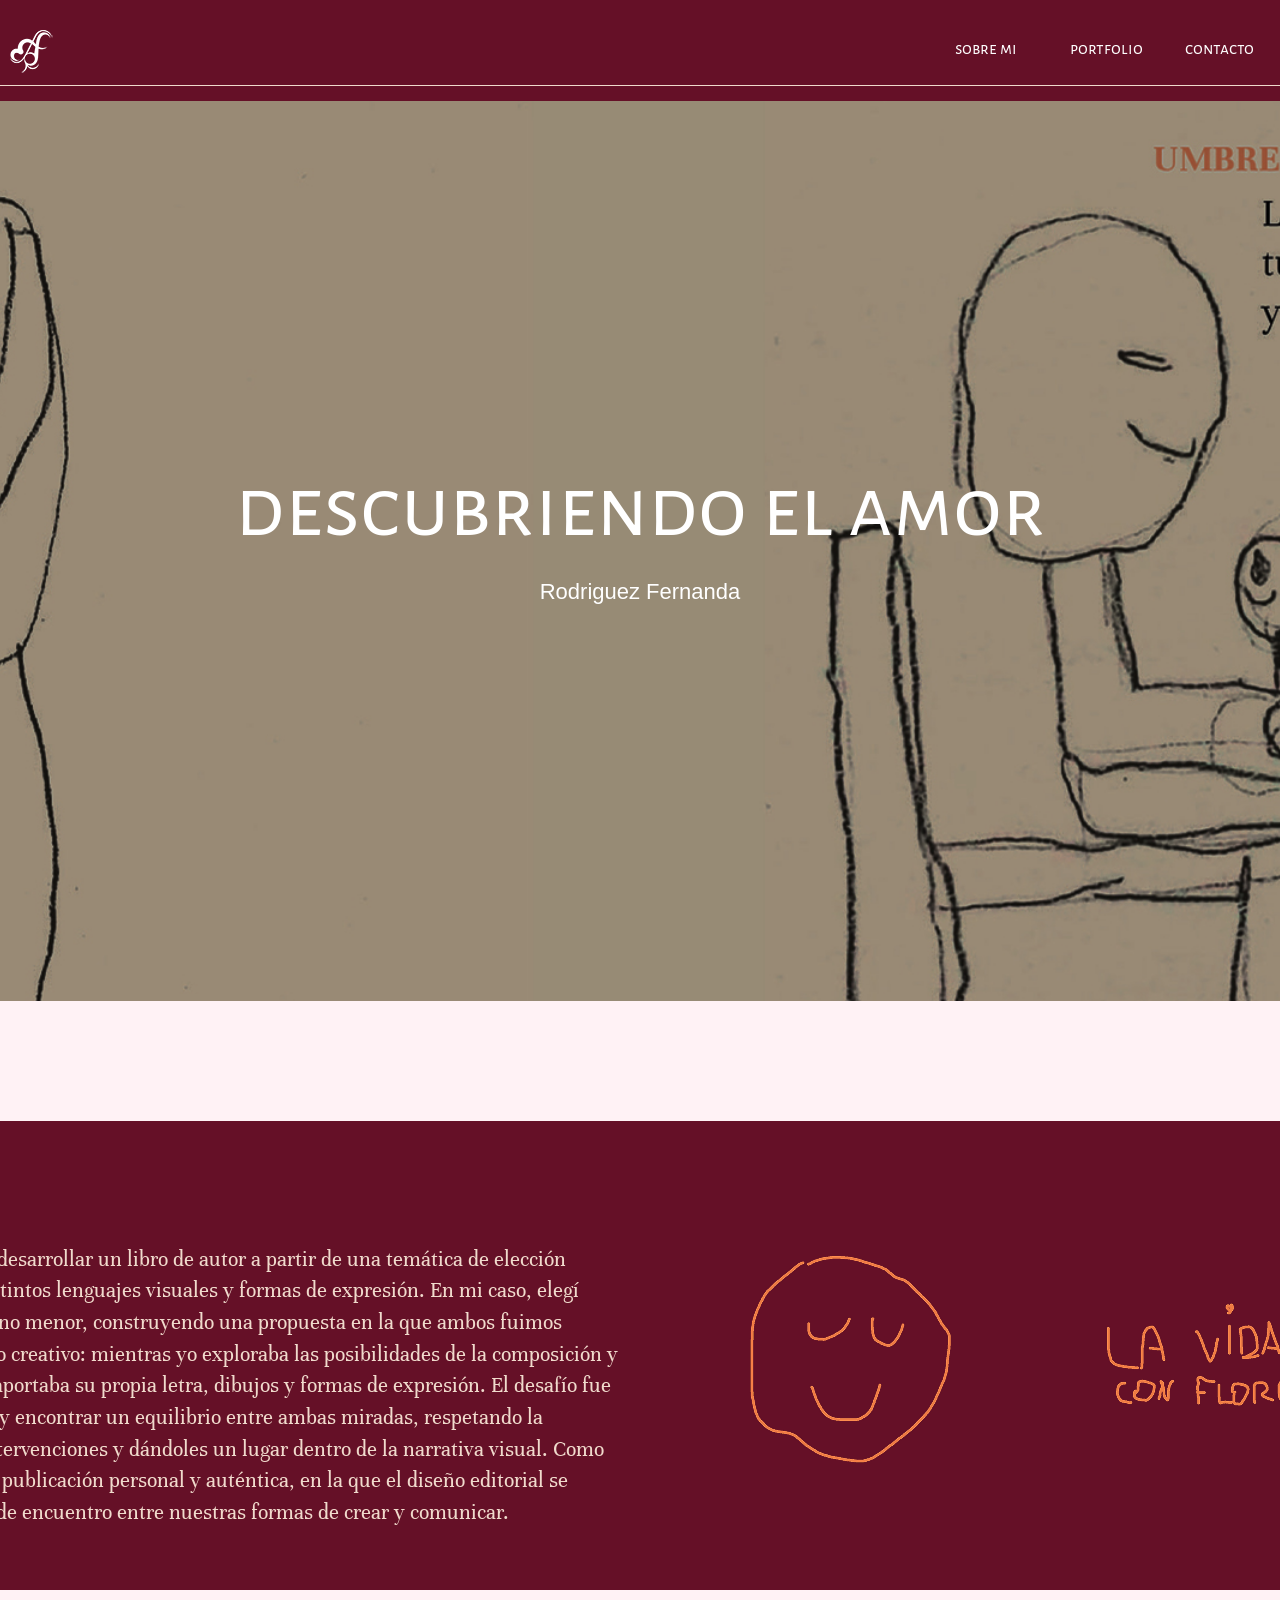
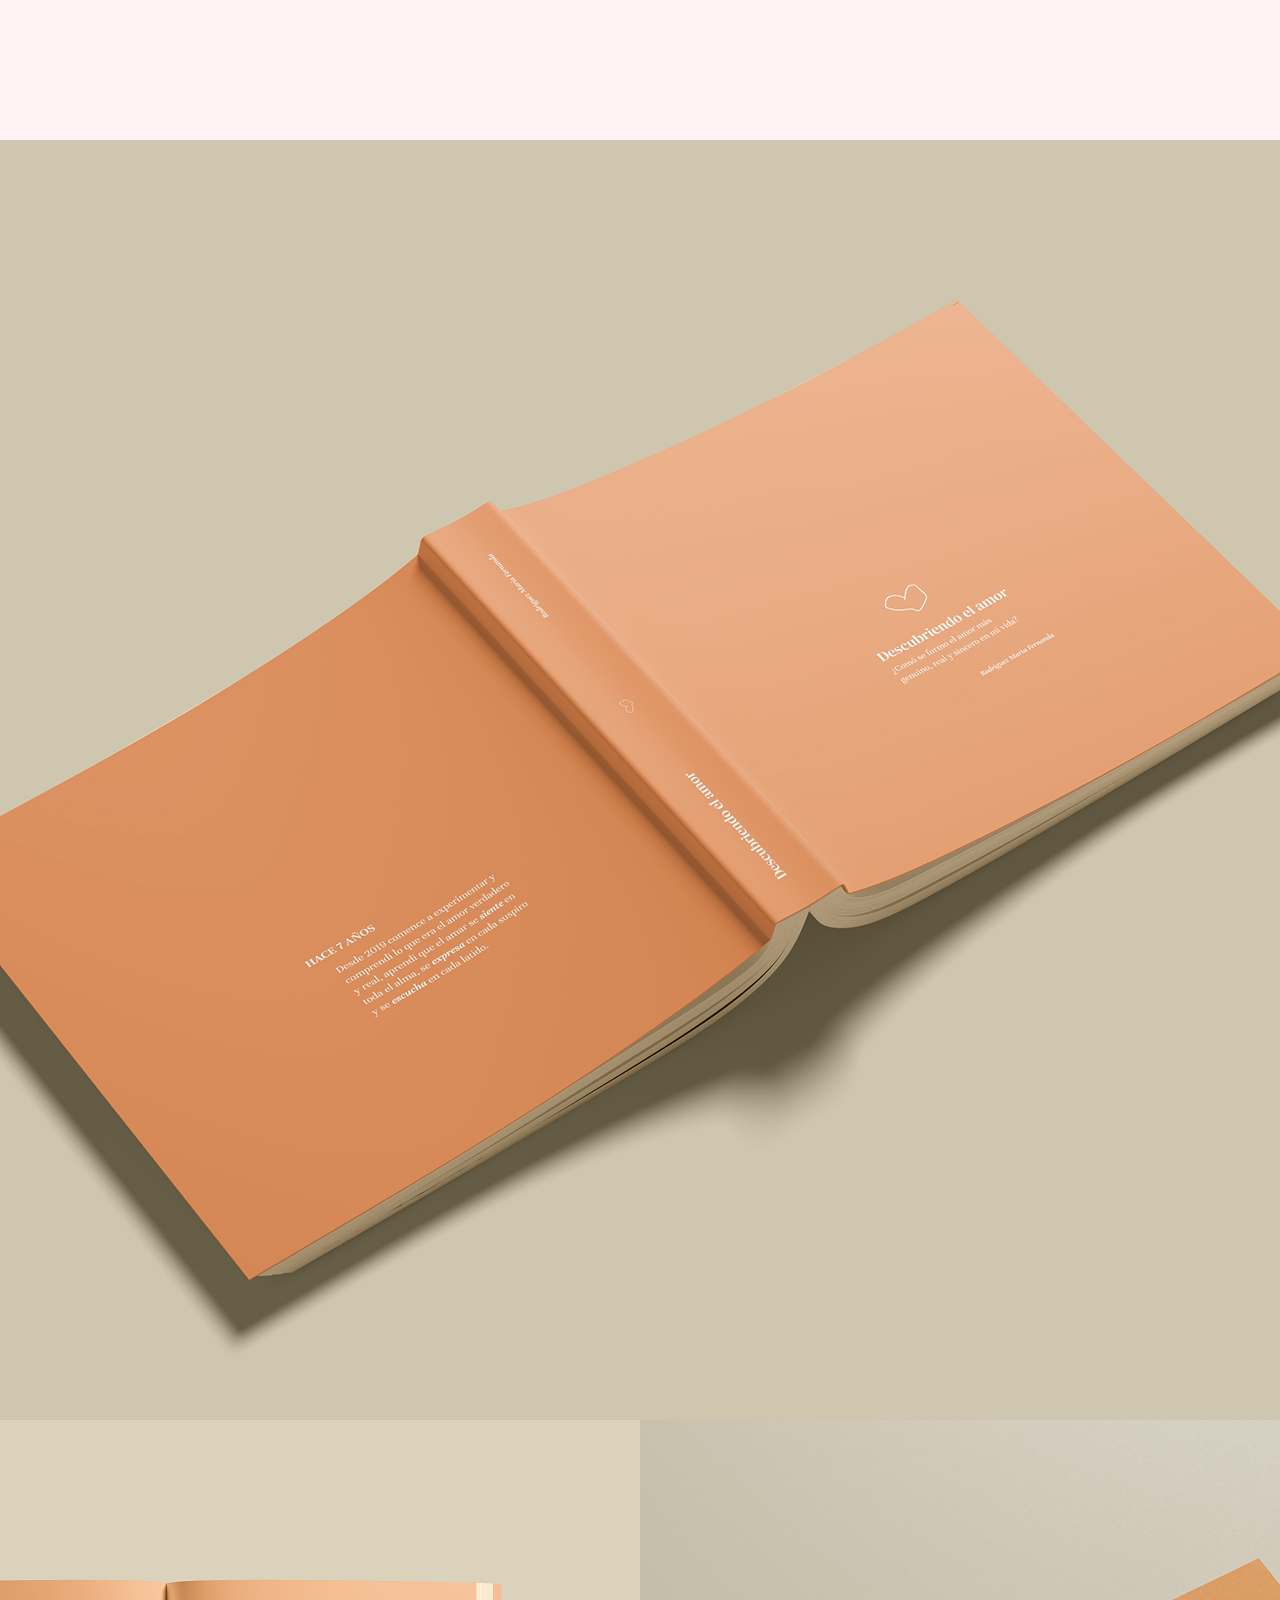
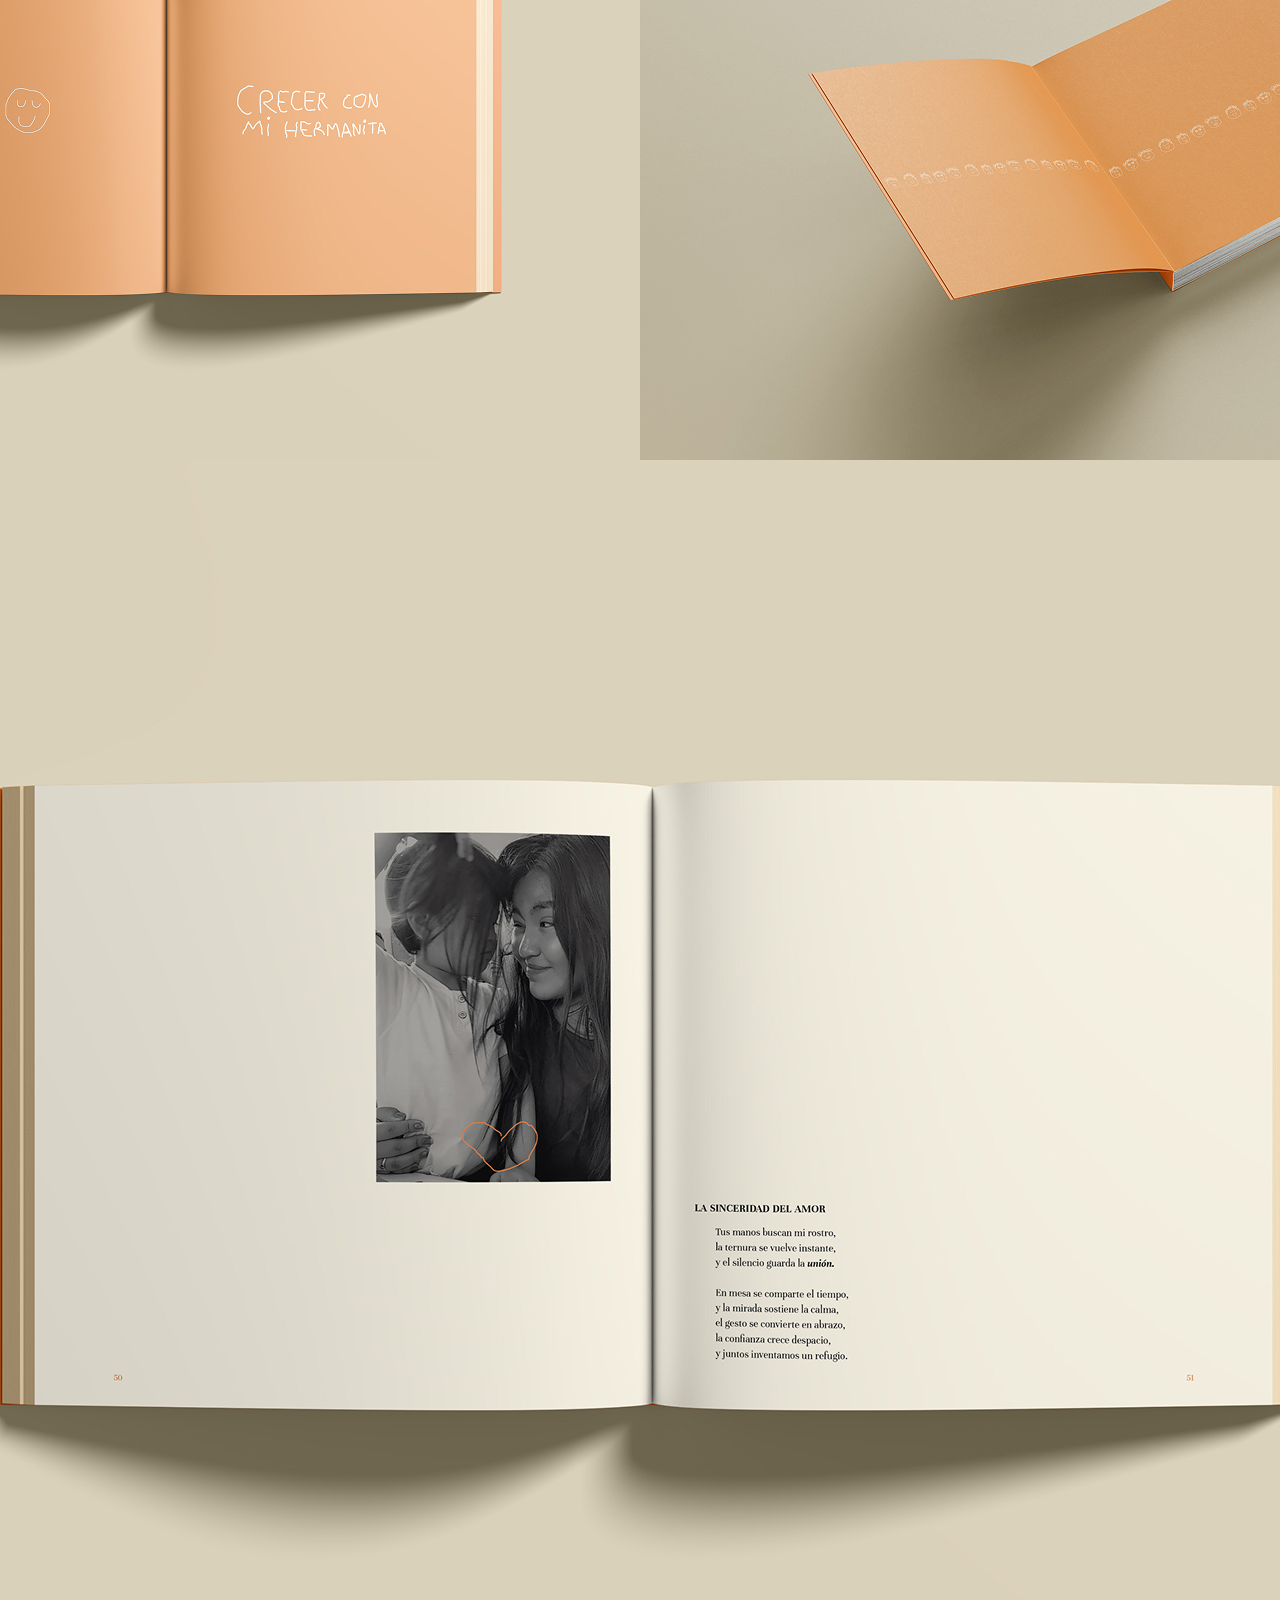
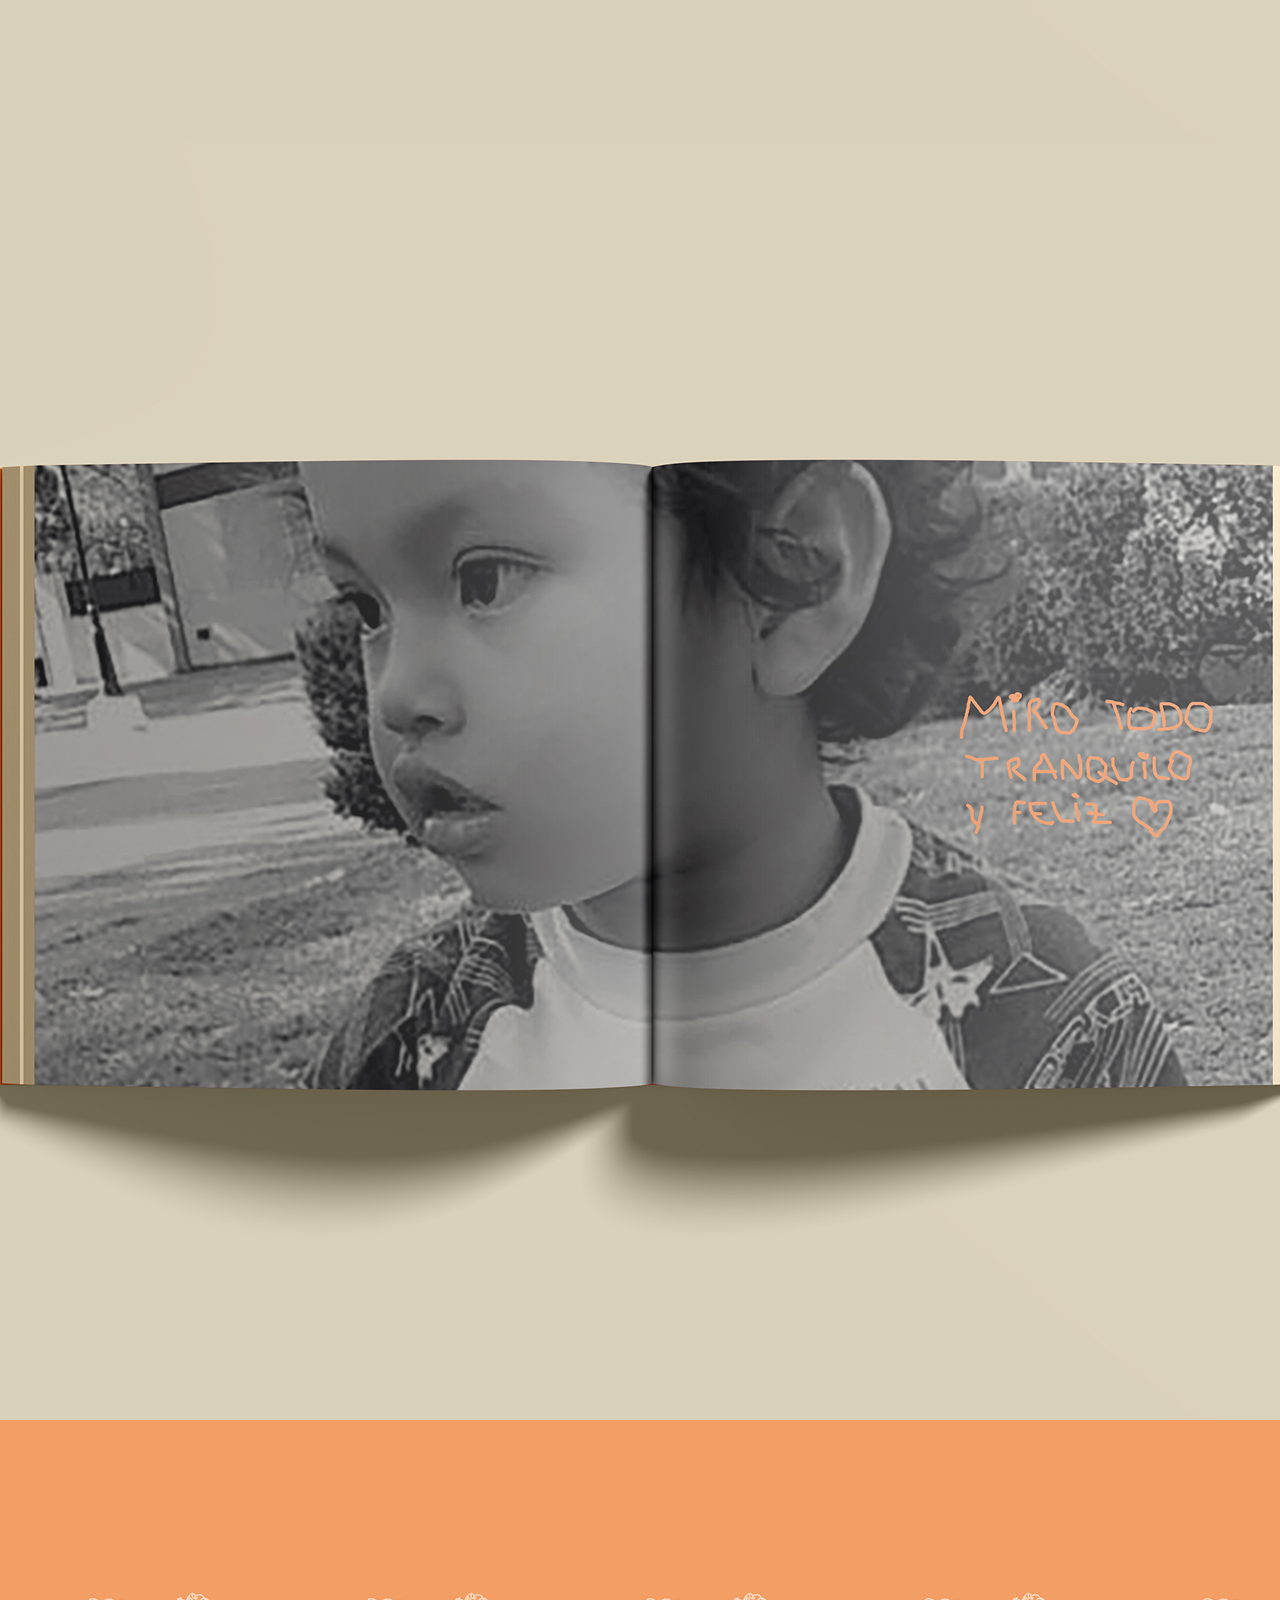
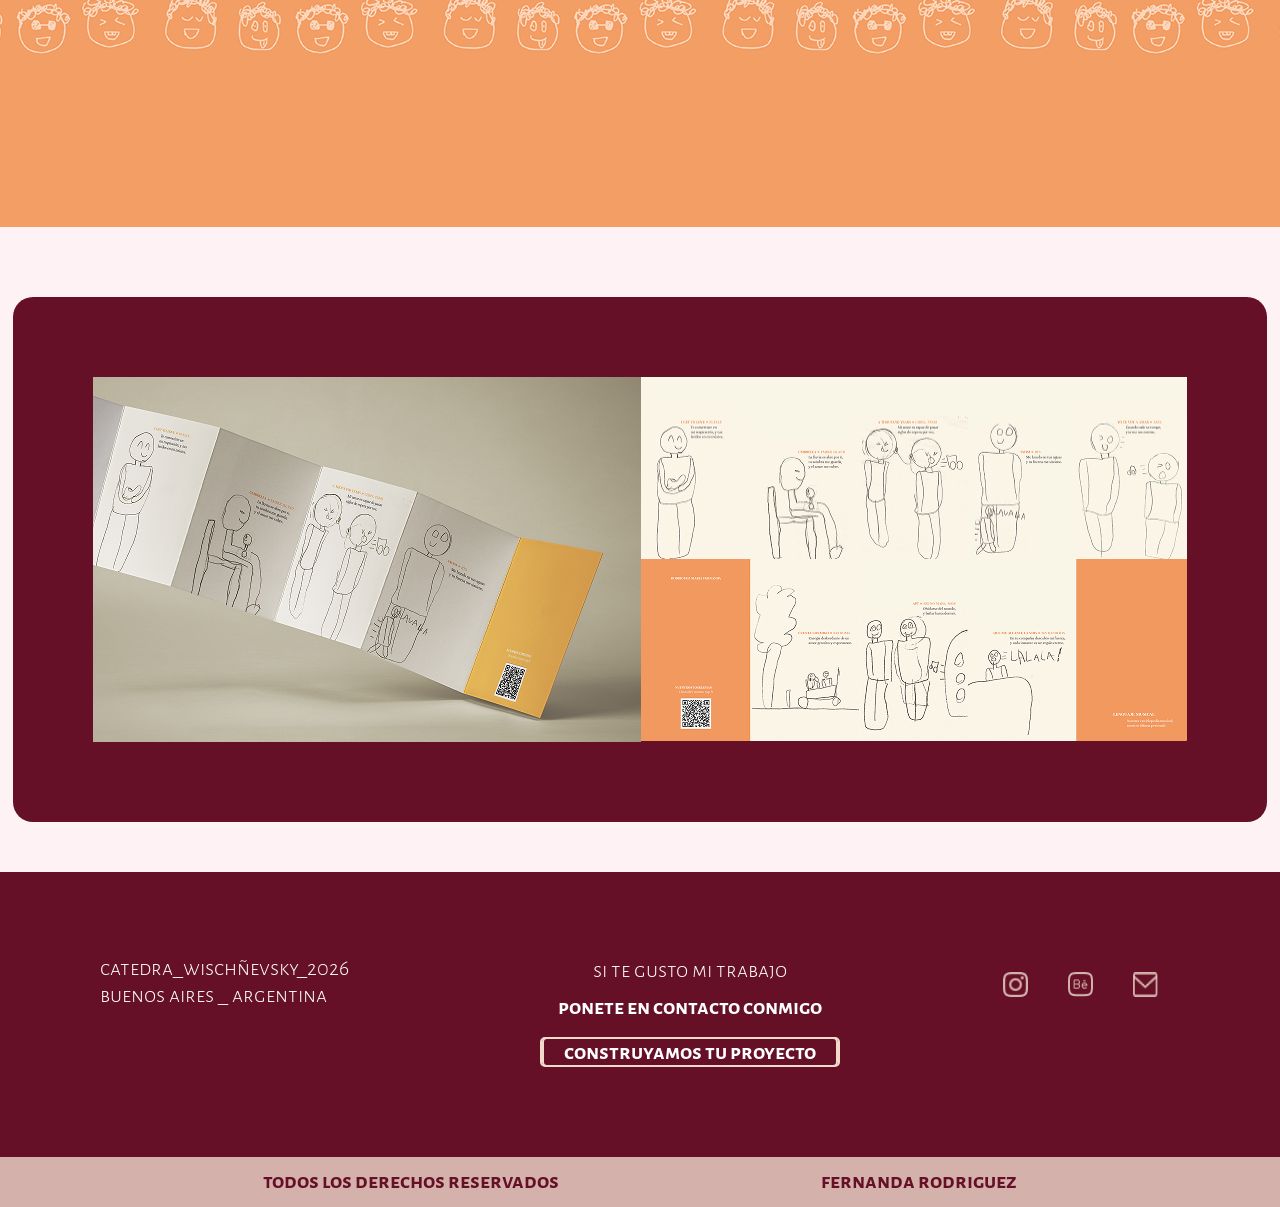
<file: noah.html>
<!DOCTYPE html>
<html lang="es">


<head>
    <meta charset="utf-8" />
    <title>Curriculum Fernanda Rodriguez</title>
    <link rel="stylesheet" href="estilo.css">
    <link rel="icon" type="image/png" href="img/index/favicon.png">
</head>

<!------------------------CUERPO---------------------------->

<body>
    <header>
        <div class="header_conteiner">
            <img src="img/index/logonav.png" alt="Logo de fernanda" width="60" height="60" />
            <nav class="botonera">
                <a href="index.html" class=boton>sobre mi</a>
                <a href="portfolio.html" class=boton>portfolio</a>
                <a href="contacto.html" class=boton>contacto</a>
            </nav>
        </div>
    </header>

    <main>
        <section class="portada_noah">
            <hgroup class="info_portada">
                <p class="titulo_blanco_portf">descubriendo el amor</p>
                <p class="bajada_port">Rodriguez Fernanda</p>
            </hgroup>
        </section>
        <section class="caja_de_informacion">
            <hgroup class="texto_infopresent">
                <h3 class="h3blanco">editorial</h3>
                <p class="texto_infoblanco">El proyecto consistió en desarrollar un libro de autor a partir de una temática de elección personal, explorando distintos lenguajes visuales y formas de expresión. En mi caso, elegí trabajar sobre mi hermano menor, construyendo una propuesta en la que ambos fuimos protagonistas del proceso creativo: mientras yo exploraba las posibilidades de la composición y los recursos gráficos, él aportaba su propia letra, dibujos y formas de expresión. El desafío fue integrar estos lenguajes y encontrar un equilibrio entre ambas miradas, respetando la espontaneidad de sus intervenciones y dándoles un lugar dentro de la narrativa visual. Como resultado, logramos una publicación personal y auténtica, en la que el diseño editorial se convierte en un espacio de encuentro entre nuestras formas de crear y comunicar.</p>
            </hgroup>
            <div class="imgs_info">
                <img src="img/noah/img_info_noah1.png" alt="dibujo noah1" width="327px" height="327px">
                <img src="img/noah/img_info_noah2.png" alt="dibujo noah2" width="436px" height="327px">
            </div>
        </section>
        <section class="interior_fotos">
            <img src="img/noah/img_interior_noah1.jpg" alt="libro noah tapa y contratapa" width="1920px" height="1280px">
            <div class="duplas_fotos">
                <img src="img/noah/img_interior_noah2.jpg" alt="libro abierto separador" width="960px" height="640px">
                <img src="img/noah/img_interior_noah3.jpg" alt="interior del libro" width="960px" height="640px">
            </div>
            <img src="img/noah/img_interior_noah4.jpg" alt="interior del libro" width="1920px" height="1280px">
            <img src="img/noah/img_interior_noah6.jpg" alt="interior adel libro" width="1920px" height="1280px">
            <img src="img/noah/noah_cinturon.jpg" alt="cinturon guarda" width="1920px" height="407px">
            </div>
        </section>
        <section class="dezplegable_noah">
            <div class="duplas_fotos">
                <img src="img/noah/img_cierre_noah1.jpg" alt="dezplegable" width="548px" height="365px">
                <div class="duplas_fotos_columna">
                    <img src="img/noah/img_cierre_noah2.jpg" alt="dezplegable" width="546px" height="182px">
                    <img src="img/noah/img_cierre_noah3.jpg" alt="dezplegable" width="546px" height="182px">
                </div>
        </section>
    </main>

    <footer>
        <div id="contenedor_superior">
            <div class="catedra">
                <p class="texto_livianofooter">catedra_wischñevsky_2026 </p>
                <p class="texto_livianofooter">buenos aires _ argentina</p>
            </div>
            <div class="contactame_footer">
                <p class="si_te_gusto">si te gusto mi trabajo</p>
                <p class="invitacion">ponete en contacto conmigo</p>
                <a href="contacto.html" class="boton_footer"><button class="boton_footer">construyamos tu proyecto</button></a>
            </div>
            <div class="redes">
                <ul class="mis_redes">
                    <li>
                        <a href="https://www.instagram.com/fer.rodriguez1406/?hl=es-la" target="_blank">
                        <img src="img/index/ig_mate.png" alt="instagram" width="25" height="25"></a>
                    </li>
                    <li>
                        <a href="https://www.behance.net/FerRodriguez1406" target="_blank">
                        <img src="img/index/be_mate.png" alt="behance" width="25" height="25"></a>
                    </li>
                    <li>
                        <a href="mailto:fernandarodriguez14236@gmail.com" target="_blank">
                        <img src="img/index/mail_mate.png" alt="email" width="25" height="25">
                        </a>
                </ul>
            </div>
        </div>
        <div id="contenedor_inferior">
            <p class="derechos">todos los derechos reservados</p>
            <p class="derechos">fernanda rodriguez</p>
        </div>
    </footer>
</body>
</file>
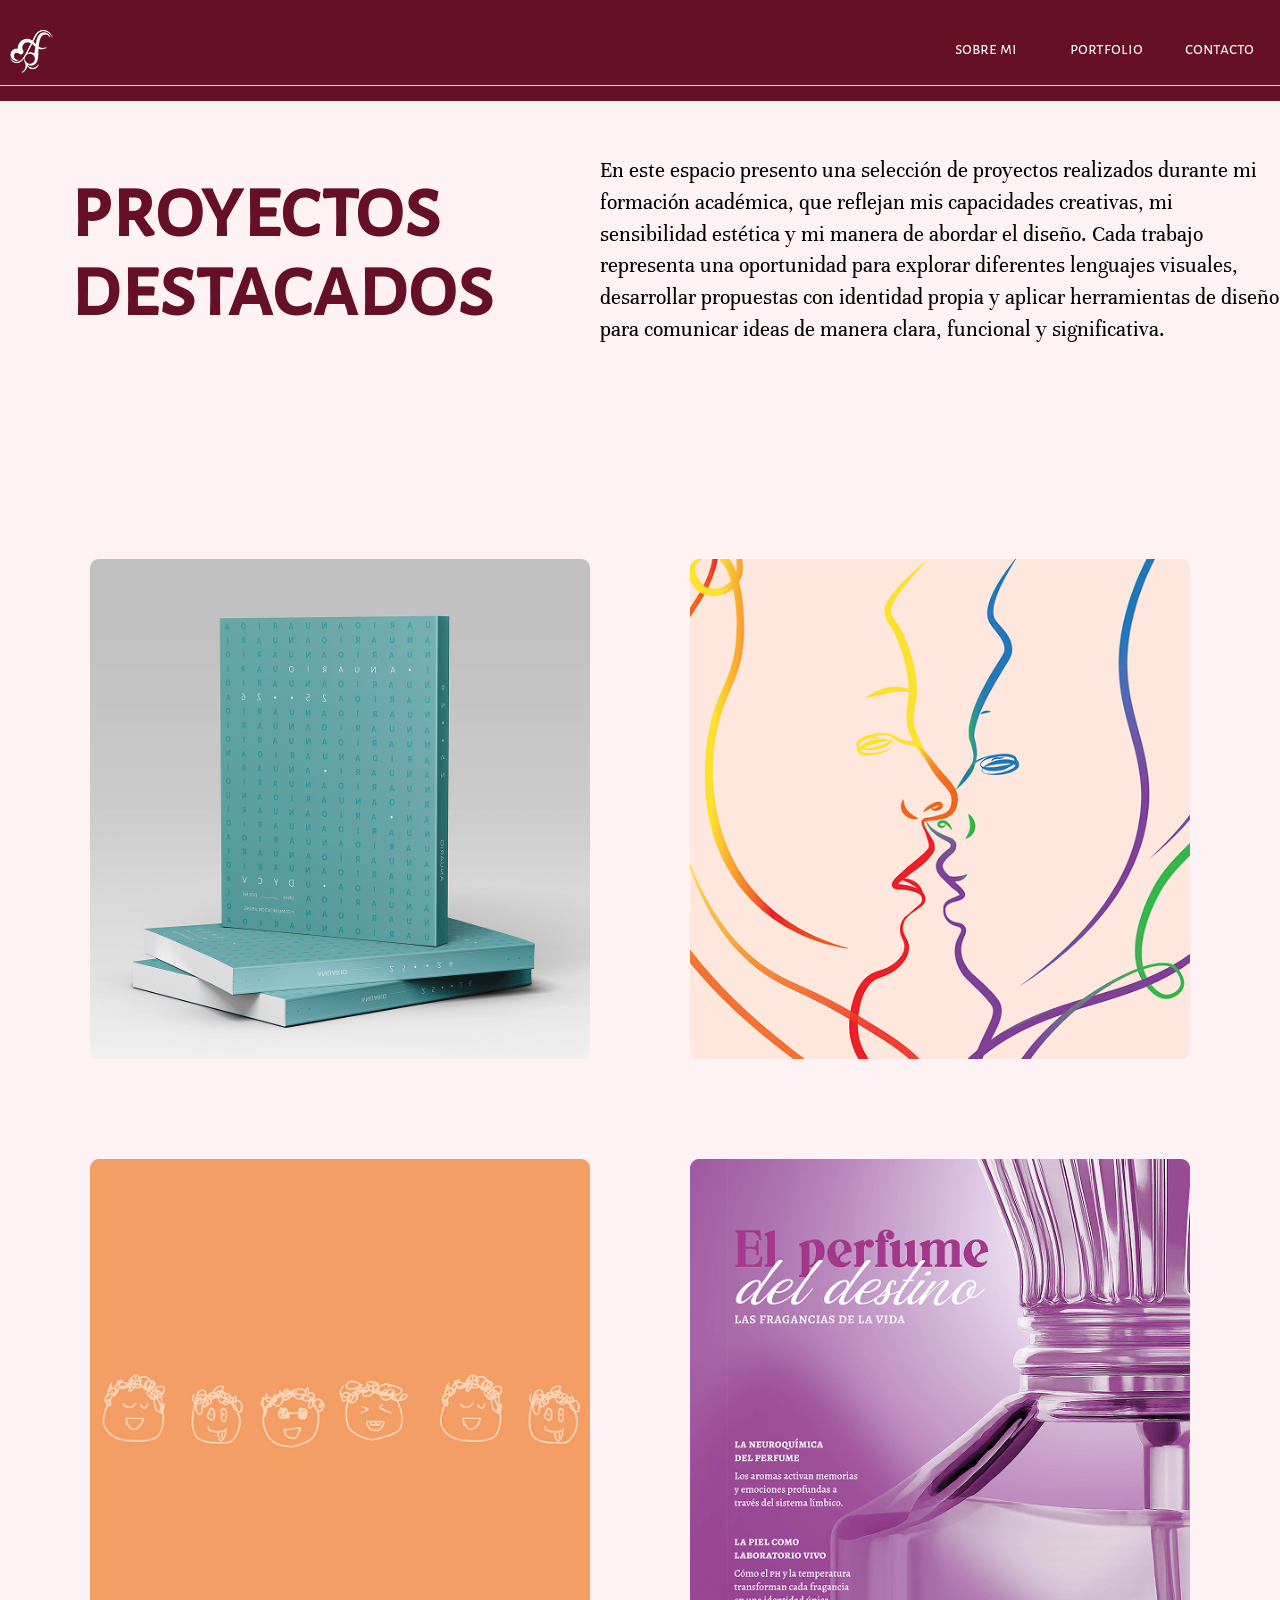
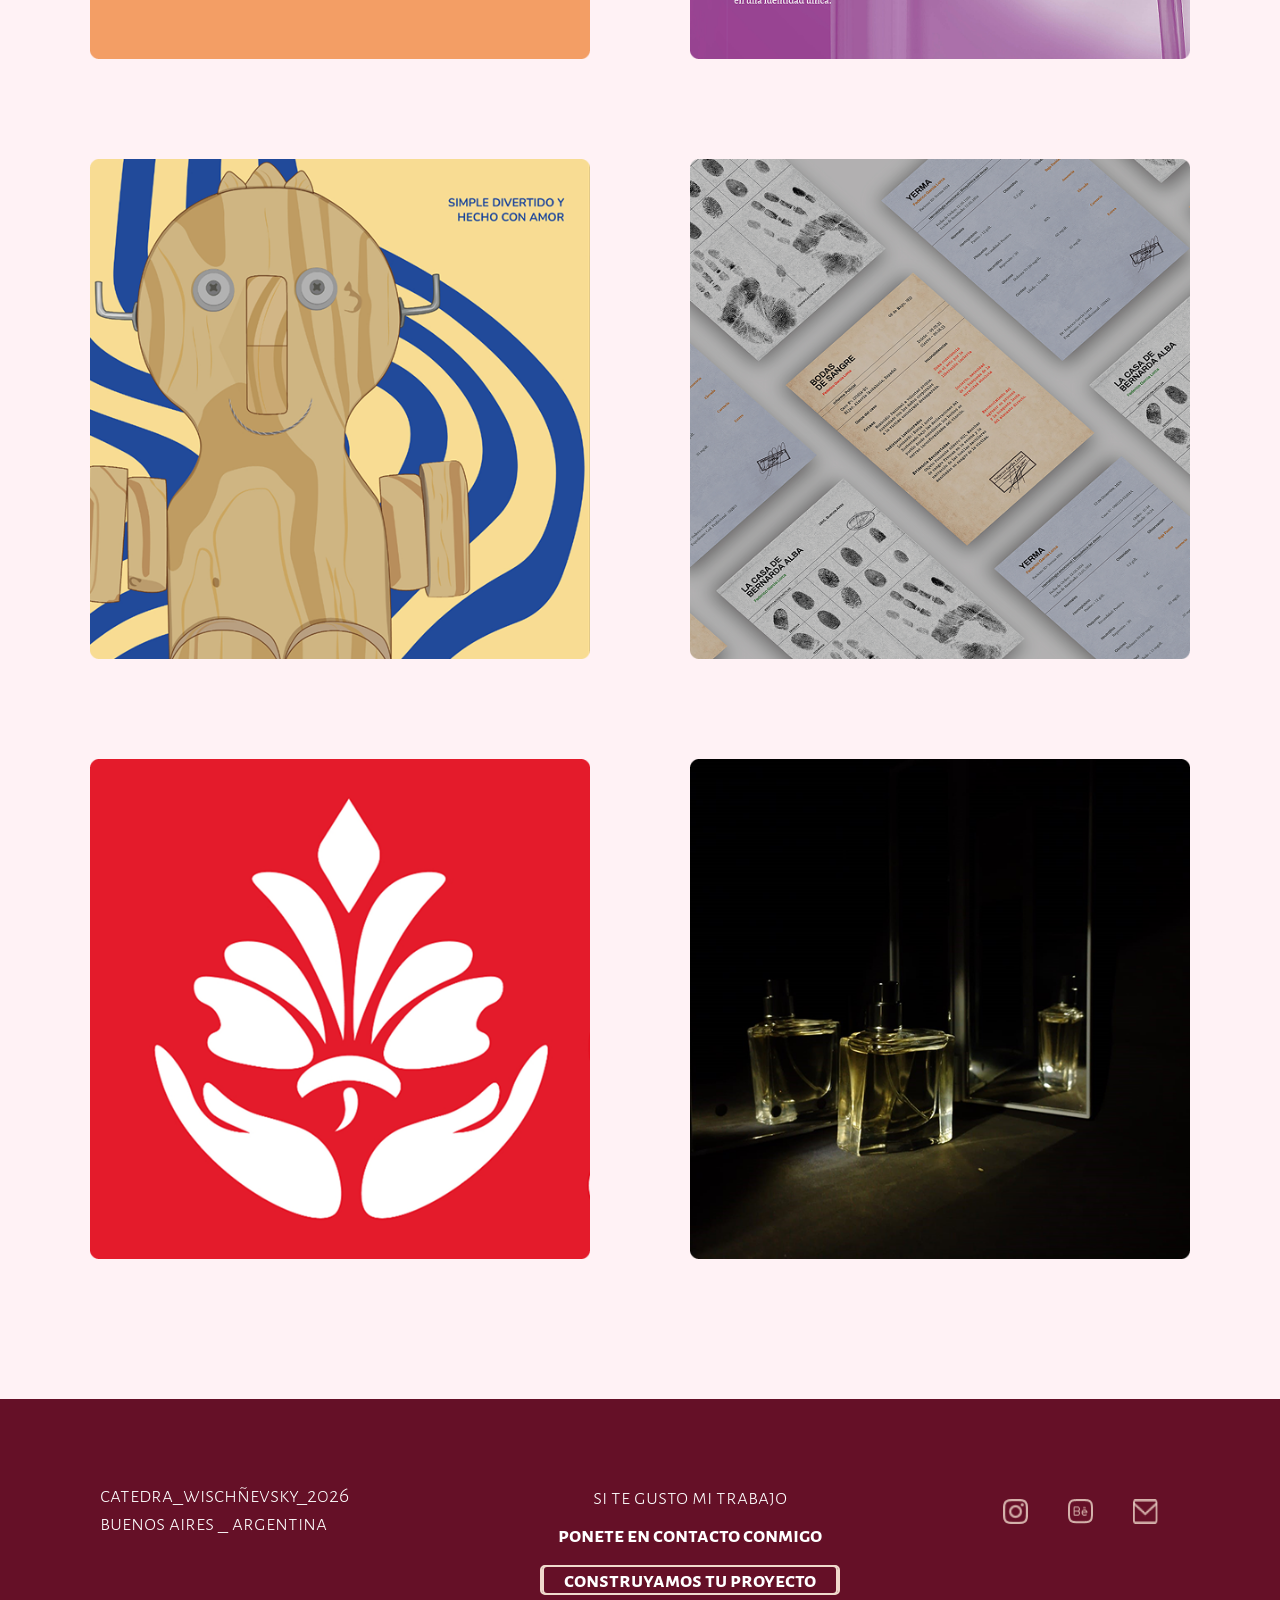
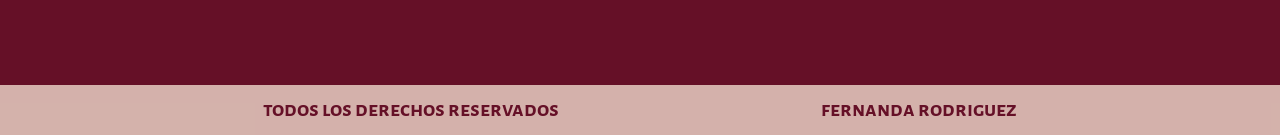
<file: portfolio.html>
<!DOCTYPE html>
<html lang="es">


<head>
    <meta charset="utf-8" />
    <title>Curriculum Fernanda Rodriguez</title>
    <link rel="stylesheet" href="estilo.css">
    <link rel="icon" type="image/png" href="img/index/favicon.png">
</head>

<!------------------------CUERPO---------------------------->

<body>
    <header>
        <div class="header_conteiner">
            <img src="img/index/logonav.png" alt="Logo de fernanda" width="60" height="60" />
            <nav class="botonera">
                <a href="index.html" class=boton>sobre mi</a>
                <a href="portfolio.html" class=boton>portfolio</a>
                <a href="contacto.html" class=boton>contacto</a>
            </nav>
        </div>
    </header>

<main>
    <section class="proyectos">
        <hgroup class="presentación_proyectos">
            <h2>proyectos destacados</h2>
            <p class="proyecto_italic">En este espacio presento una selección de proyectos realizados durante mi formación académica, que reflejan mis capacidades creativas, mi sensibilidad estética y mi manera de abordar el diseño. Cada trabajo representa una oportunidad para explorar diferentes lenguajes visuales, desarrollar propuestas con identidad propia y aplicar herramientas de diseño para comunicar ideas de manera clara, funcional y significativa.</p>
        </hgroup>
    </section>
    <div class="contenedor_galeria">
        <figure class="anuario">
            <a class="galeria" href="anuario.html">
                <img src="img/portfolio/560_anuario.png" alt="anuario 2026" width="500px" height="500px"> 
            </a>
        </figure>
        <figure class="afiche">
            <a class="galeria" href="afiche.html">
                <img src="img/portfolio/560_afiche.png" alt="Afiche matrimonio igualitario" width="500px" height="500px">
            </a>
        </figure>
        <figure class="noah">
            <a class="galeria" href="noah.html">
                <img src="img/portfolio/560_noah.png" alt="libroautor" width="500px" height="500px">
            </a>
        </figure>
        <figure class="revista">
            <a class="galeria" href="revista.html">
                <img src="img/portfolio/560_revista.png" alt="Revista de perfumes" width="500px" height="500px">
            </a>
        </figure>
        <figure class="winny">
            <a class="galeria" href="winny.html">
                <img src="img/portfolio/560_winny.png" alt="identidad tinky" width="500px" height="500px">
            </a>
        </figure>
        <figure class="trilogia">
            <a class="galeria" href="trilogia.html">
                <img src="img/portfolio/560_trilogia.png" alt="trilogia federico garcia lorca" width="500px" height="500px">
            </a>
        </figure>
        <figure class="arcan">
            <a class="galeria" href="arcan.html">
                <img src="img/portfolio/560_arcan.png" alt="identidad centro cultural canadiense" width="500px" height="500px">
            </a>
        </figure>
        <figure class="foto">
            <a class="galeria" href="fotos.html">
                <img src="img/portfolio/560_foto.png" alt="Fotografía" width="500px" height="500px">
            </a>
        </figure>
    </div>
</main>

<!------------------------PIES---------------------------->

    <footer>
        <div id="contenedor_superior">
            <div class="catedra">
                <p class="texto_livianofooter">catedra_wischñevsky_2026 </p>
                <p class="texto_livianofooter">buenos aires _ argentina</p>
            </div>
            <div class="contactame_footer">
                <p class="si_te_gusto">si te gusto mi trabajo</p>
                <p class="invitacion">ponete en contacto conmigo</p>
                <a href="contacto.html" class="boton_footer"><button class="boton_footer">construyamos tu proyecto</button></a>
            </div>
            <div class="redes">
                <ul class="mis_redes">
                    <li>
                        <a href="https://www.instagram.com/fer.rodriguez1406/?hl=es-la" target="_blank">
                        <img src="img/index/ig_mate.png" alt="instagram" width="25" height="25"></a>
                    </li>
                    <li>
                        <a href="https://www.behance.net/FerRodriguez1406" target="_blank">
                        <img src="img/index/be_mate.png" alt="behance" width="25" height="25"></a>
                    </li>
                    <li>
                        <a href="mailto:fernandarodriguez14236@gmail.com" target="_blank">
                        <img src="img/index/mail_mate.png" alt="email" width="25" height="25">
                        </a>
                </ul>
            </div>
        </div>
        <div id="contenedor_inferior">
            <p class="derechos">todos los derechos reservados</p>
            <p class="derechos">fernanda rodriguez</p>
        </div>
    </footer>
</body>
</file>
<file: estilo.css>
@charset "utf-8";

/*enlase tipográfico*/

/*h1*/

@font-face {
    font-family: "Playfair mi nombre";
    src: url(fonts/PlayfairDisplay-Italic.ttf) format(truetype);
    font-weight: normal;
    font-style: italic;
}

/*unna*/

@font-face {
    font-family: "unna R";
    src: url(fonts/Unna-Regular.ttf) format(truetype);
    font-weight: normal;
    font-style: normal;
}

@font-face {
    font-family: "unna I";
    src: url(fonts/Unna-Italic.ttf) format(truetype);
    font-weight: normal;
    font-style: italic;
}

/*alegreya sans versalita*/

@font-face {
    font-family: "versalita B";
    src: url(fonts/AlegreyaSansSC-Bold.ttf) format(truetype);
    font-weight: bold;
    font-style: normal;
}

@font-face {
    font-family: "versalita L";
    src: url(fonts/AlegreyaSansSC.Light.ttf) format(truetype);
    font-weight: light;
    font-style: normal;
}

@font-face {
    font-family: "versalita R";
    src: url(fonts/AlegreyaSansSC.Regular.ttf) format(truetype);
    font-weight: normal;
    font-style: normal;
}

/*alegreya sans*/

@font-face {
    font-family: "aleg sans R";
    src: url(fonts/AlegreyaSans-Regular.ttf) format(truetype);
    font-weight: normal;
    font-style: normal;
}

@font-face {
    font-family: "aleg sans M";
    src: url(fonts/AlegreyaSans-Medium.ttf) format(truetype);
    font-weight: normal;
    font-style: normal;
}

@font-face {
    font-family: "aleg sans B";
    src: url(fonts/AlegreyaSans-Bold.ttf) format(truetype);
    font-weight: bold;
    font-style: normal;
}

/*configuraciones generales*/

* {
    font-family: "unna R", serif;
    font-size: 1.1rem;
    list-style: none;
    padding: 0;
    margin: 0;
    box-sizing: border-box;
}

header {
    display: flex;
    justify-content: center;
    align-items: center;
    flex-wrap: wrap;
    padding-top: 15px;
    padding-bottom: 15px;
    background-color: rgb(101, 16, 39);
}

.header_conteiner{
    display: flex;
    width: 100%;
    max-width: 1700px;
    padding-top: 5px;
    padding-bottom: 5px;
    justify-content: space-between;
    align-items: center;
    border-bottom: 1px solid #F0DACC;
}

nav {
    display: flex;
    gap: 40px;
    align-items: center;
    width: 100%;
    max-width: 325px;
    transition: 0.3s;
}

header nav a:hover {
    color: #F0DACC;
    font-family: "unna I", serif;
}

a {
    text-decoration: double;
    color: #FFF;
    line-height: 1rem;
    font-family: "versalita R", sans-serif;
    font-size: 1rem;
    width: 75px;
    align-items: center;
}

main{
    display: flex;
    flex-direction: column;
    justify-content: center;
    align-items: center;
    gap: 70px;
    margin-bottom: 50px;
}

body{
    background-color: rgba(255, 242, 245, 1);
}

/*ACA EMPIEZAN LAS APLICACIONES*/


h1 {
    font-family: "playfair mi nombre", serif;
    font-size: 4rem;
    line-height: 5rem;
    color: #ffffff;
    text-align: right;
}

h2 {
    font-family: "versalita R", sans-serif;
    color: rgb(101, 16, 39);
    font-size: 5rem;
    text-align: center;
}

h3 {
    font-family: "versalita B", sans-serif;
    font-size: 2rem;
    line-height: 3.5rem;
    text-align: left;
    color: rgb(101, 16, 39);
}

p {
    font-size: 1.25rem;
    text-align: left;
    font-family: "unna R", serif;
    line-height: 1.8rem;
}

#presentación {
    background-color: rgb(101, 16, 39);
    display: flex;
    align-items: center;
    justify-content: center;
    align-items: center;
    width: 100%;
    padding-top: 60px;
    padding-bottom: 60px;
}

.present_conteiner{
    display: flex;
    max-width: 900px;
    padding-right: 100px;
    padding-top: 100px;
    flex-direction: column;
    align-items: flex-start;
    p.carrera {
        font-family: "versalita R", sans-serif;
        text-align: left;
        color: #FFF;
        font-size: 1.7rem
    }
}

#introducción_apodo {
    display: flex;
    width: 100%;
    max-width: 1370px;
    padding: 60px 30px;
    align-items: center;
    gap: 50px;
    justify-content: center;
    .grupo_frase{
        display: flex;
        max-width: 373px;
        flex-direction: column;
        justify-content: center;
        align-items: center;
        gap: 10px;
        p.frase {
            font-family: "versalita L", sans-serif;
            color: rgb(101, 16, 39);
            font-size: 3rem;
            line-height: 2.5rem;
            text-align: center;
            display: flex;
            flex-direction: column;
            justify-content: center;
        }
    }
}

.florcitas{
    text-align: center;
    font-family: "versalita L", sans-serif;
    color: rgb(101, 16, 39);
    font-size: 5rem;
    display: flex;
    max-width: 200px;
    flex-direction: column;
    justify-content: flex-end;
    }

.texto_en_italic{
    text-wrap: balance;
    text-align: left;
    font-family: "unna I", serif;
    max-width: 600px;
    line-height: 2rem;
    padding-left: 40px;
    }

#lluvia_de_palabras ul{
    display: flex;
    width: 1715px;
    height: 272px;
    justify-content: center;
    align-items: center;
    align-content: center;
    gap: 50px;
    flex-wrap: wrap;
    li{
        display: flex;
        width: 160px;
        height: 40px;
        justify-content: center;
        align-items: center;
        background-color: rgb(101, 16, 39);
        border-radius: 5px;
        color: #ffffff;
        font-family: "versalita B", sans-serif;
        font-size: 1.25rem;
    }
}


/*SECCION DE MI*/

de_mi {
    display: flex;
    flex-direction: row;
    align-items: center;
    flex-wrap: nowrap;
    gap: 90px
}

#de_mi{
    display: flex;
    max-width: 1800px;
    padding-left: 65px;
    padding-right: 65px;
    justify-content: center;
    gap: 100px;
    padding-bottom: 70px;
}

.izquierda_circulo{
    display: flex;
    max-width: 500px;
    flex-direction: column;
    justify-content: center;
    align-items: center;
    gap: 36px;
    padding-right: 100px;
}

.listado_foto{
    display: flex;
    width: 290px;
    flex-direction: column;
    justify-content: center;
    align-items: center;
    gap: 5px;
    p.bsas{
        text-align: center;
        color: rgb(101, 16, 39);
        font-family: "versalita B", sans-serif;
        font-size: 1.5rem;
        line-height: 2.4rem;
        width: 290px;
    }
    p.minombre{        
        display: flex;
        height: 40px;
        justify-content: center;
        align-items: center;
        align-self: stretch;
        font-family: "unna I", serif;
        font-size: 1.3rem;
        color: #FFF;
        border-radius: 5px;
        background-color: rgb(101, 16, 39);
    }
    .filosofia{
        text-align: center;
        font-family: "Unna R", serif;
        font-size: 1.5rem;
    }
}

.un_poco_mas {
    display: flex;
    max-width: 1200px;
    flex-direction: column;
    align-items: flex-start;
    gap: 20px;
    padding-left: 100px;
}

p.texto_circulo{
    width: 600px;
    height: 440px;
}


/*FORMACIÓN*/


#formación {
    display: flex;
    max-width: 1500px;
    padding: 40px 80px;
    justify-content: center;
    gap: 100px;
    border-radius: 20px;
    border-top: 2px solid #651027;
    border-bottom: 2px solid #651027;

    p.titular_form {
        font-family: "unna I", serif;
        text-align: center;
        font-size: 1.5rem;
        color: rgb(109, 14, 44);
    }

    p.bajada_formación {
        font-family: "versalita L", serif;
        text-align: center;
        font-size: 1.3rem;
    }

    p.fecha {
        font-family: "unna R", serif;
        text-align: center;
        font-size: 1.3rem;
    }
}


/*FRASE FINAL*/


#frase {
    display: flex;
    max-width: 1600px;
    justify-content: center;
    gap: 90px;
    align-items: flex-end;
    color: rgb(101, 16, 39);
    padding-top: 70px;
    padding-bottom: 70px;
}

.flor {
        font-family: "display mi nombre", serif;
        font-size: 15rem;
        display: flex;
        max-width: 230px;
        justify-content: center;
        align-items: center;
        gap: 10px;
    }

.escrito {
    font-family: "versalita L", sans-serif;
    font-size: 3rem;
    line-height: 1.1;
    max-width: 800px;
    text-align: left;
    display: flex;
    align-items: center;
}

/*ir a protfolio*/

#ir_a_portfolio{
    display: flex;
    max-width: 1300px;
    padding: 60px 70px;
    justify-content: center;
    align-items: center;
    border-radius: 10px;
    background-color: rgb(101, 16, 39);
    gap: 90px;
    margin-bottom: 50px;
}

.info{
    display: flex;
    width: 267px;
    flex-direction: column;
    align-items: flex-start;
    gap: 20px;
    h3{
        font-family: "versalita B", sans-serif;
        font-size: 2rem;
        line-height: 2rem;
        text-align: left;
        color: #FFF;
    }
    p{
        display: flex;
        width: 269px;
        height: 90px;
        flex-direction: column;
        justify-content: center;
        color: #FFF;
    }
}

.boton_ir_portfolio{
    display: flex;
    height: 30px;
    justify-content: center;
    align-items: center;
    gap: 10px;
    background: transparent;
    border-radius: 5px;
    border: 2px solid #F0DACC;
    cursor: pointer;
    font-family: "versalita B", sans-serif;
    font-size: 1rem;
    width: 250px;
    font-family: "versalita R", sans-serif;
    color: #FFF;
}

.boton_ir_portfolio:hover {
    background-color: #FFF;
    color: rgb(101, 16, 39);
}

.fotos_ir_portfolio{
    display: flex;
    justify-content: center;
    align-items: center;
    gap: 50px;
}


/*HABILIDADES Y APTITUDES*/

#habilidades_aptitudes {
    display: flex;
    width: 100%;
    max-width: 1285px;
    justify-content: center;
    align-items: flex-start;
    gap: 60px;
    margin-bottom: 50px;
}

.habilidades{
    display: flex;
    max-width: 518px;
    padding: 50px;
    flex-direction: column;
    justify-content: center;
    align-items: center;
    gap: 20px;
    border-radius: 10px;
    border: 2px solid rgb(101, 16, 39);
}

ul{
    display: flex;
    height: 224px;
    justify-content: center;
    align-items: center;
    align-content: center;
    gap: 15px 45px;
    align-self: stretch;
    flex-wrap: wrap;
}

.aptitudes{
    display: flex;
    max-width: 703px;
    padding: 50px;
    flex-direction: column;
    justify-content: center;
    gap: 20px;
    border-radius: 10px;
    border: 2px solid rgb(101, 16, 39);
}


/*footer*/

footer{
    background-color: rgb(101, 16, 39);
}

#contenedor_superior{
    display: flex;
    padding: 90px 100px;
    justify-content: space-between;
    align-items: flex-start;
    align-self: stretch;
    width: 100%;
    gap: 100px;
}

.catedra{
    display: flex;
    width: 100%;
    max-width: 300px;
    flex-direction: column;
    justify-content: center;
    align-items: flex-start;
    gap: 15px;
    p.texto_livianofooter{
        color: #FFF;
        font-family: "versalita L", sans-serif;
        font-size: 1.25rem;
        line-height: 0.7rem;
    }
}

.contactame_footer{
    display: flex;
    width: 100%;
    max-width: 700px;
    flex-direction: column;
    align-items: center;    
    gap: 20px;
    p.si_te_gusto{
        color: #FFF;
        font-family: "versalita L", sans-serif;
        font-size: 1.25rem;
        line-height: 1rem;
    }
    p.invitacion{
        color: #FFF;
        font-family: "versalita B", sans-serif;
        font-size: 1.25rem;
        line-height: 1rem;
    }
}

.boton_footer{
    display: flex;
    height: 30px;
    justify-content: center;
    align-items: center;
    gap: 10px;
    background: transparent;
    border-radius: 5px;
    border: 2px solid #F0DACC;
    cursor: pointer;
    font-family: "versalita B", sans-serif;
    font-size: 1.25rem;
    width: 300px;
    font-family: "versalita B", sans-serif;
    color: #FFF;
    transition: 0.3s;
}

.boton_footer:hover {
    background-color: #FFF;
    color: rgb(101, 16, 39);
}

ul.mis_redes{
    display: flex;
    height: 50px;
    width: 200px;
    justify-content: center;
    align-items: center;
    gap: 40px;
}

#contenedor_inferior{
    display: flex;
    width: 100%;
    height: 50px;
    padding: 10px 0;
    justify-content: space-evenly;
    align-items: center;
    background-color: rgba(240, 218, 204, 0.80);
    p.derechos{
    font-family: "versalita B", serif;
    color: rgb(101, 16, 39);
    }
}


/*PORTFOLIO APLICACIONES*/

#proyectos{
    max-width: 1200px;
}

.presentación_proyectos{
    display: flex;
    flex-direction: row;
    justify-content: center;
    align-items: center;
    gap: 100px;
    h2{
        width: 100%;
        max-width: 500px;
        padding: 70px;
        text-align: left;
        line-height: 0.9;
    }
        p.proyecto_italic{
            width: 100%;
            max-width: 700px;
        }
}

.contenedor_galeria{
    display: flex;
    flex-direction: row;
    flex-wrap: wrap;
    align-content: center;
    justify-content: center;
    align-items: flex-start;
    width: 100%;
    max-width: 1600px;
    padding: 90px 30px;
    gap: 100px;
}

.contenedor_galeria figure {
    width: 500px;
    height: 500px;
    margin: 0;
    overflow: visible;
}

.galeria img {
    width: 100%;
    height: 100%;
    object-fit: cover;
}

.galeria:hover img {
    transform: scale(1.12);
}

/*PORTFOLIO ANUARIO APLICACIONES*/

#portada_anuario{
    max-width: 1920px;
    height: 900px;
}

.portada_anuario{
    background-image: url(img/anuario/presentacion_anuario.jpg) ;
    width: 100%;
    height: 900px;
    background-position: center;
    background-size: cover;
    background-position: center;
    background-repeat: no-repeat;
}

.info_portada{
    display: flex;
    flex-direction: column;
    justify-content: center;
    padding-left: 100px;
    padding-right: 100px;
    gap: 50px;
    align-items: center;
    height: 900px;
}

p.titulo_blanco_portf{
    font-family: "versalita R", sans-serif;
    color: #FFF;
    font-size: 5rem;
}

p.bajada_port{
        font-family: "ale sans M", sans-serif;
        color: #FFF;
}

.caja_de_informacion{
    display: flex;
    width: 1814px;
    padding: 61px 50px;
    justify-content: center;
    align-items: center;
    border-radius: 10px;
    background: rgb(101, 16, 39);
    gap: 50px;
    margin-bottom: 80px;
    margin-top: 50px;
}

.texto_infopresent{
    display: flex;
    flex-direction: column;
    align-items: flex-start;
}

h3.h3blanco{
    color: #FFF;
}

p.texto_infoblanco{
    color: #F0DACC;
    max-width: 1200px;
}

.imgs_info{
    display: flex;
    flex-direction: row;
    align-items: center;
    gap: 50px;
}

.interior_fotos{
    display: flex;
    flex-direction: column;
    align-items: center;
}

.duplas_fotos{
    display: flex;
    flex-direction: row;
}

/*PORTFOLIO NOAH APLICACIONES*/

#portada_noah{
    max-width: 1920px;
    height: 900px;
}

.portada_noah{
    background-image: url(img/noah/presentacion_noah.jpg) ;
    width: 100%;
    height: 900px;
    background-position: center;
    background-size: cover;
    background-position: center;
    background-repeat: no-repeat;
}

.dezplegable_noah{
    padding: 80px;
    background-color: rgb(101, 16, 39);
    border-radius: 20px;
}

.duplas_fotos_columna{
    display: flex;
    flex-direction: column;
}

/*PORTFOLIO AFICHE APLICACIONES*/

.afiches{
    display: flex;
    padding: 80px;
    background-color: rgb(101, 16, 39);
    border-radius: 20px;
    width: 100%;
    max-width: 1920px;
    justify-content: center;
    padding-bottom: 100px;
    padding-top: 100px;
    height: 1200px;
}

.trio_afiches{
    display: flex;
    flex-direction: row;
    justify-content: center;
    gap: 70px;
}

/*CONTACTO APLICACIONES*/

.conteiner_completatusdatos {
    display: flex;
    flex-direction: column;
    justify-content: center;
    align-items: flex-start;
    gap: 3rem;
    padding: 80px;
    padding-left: 100px;
}

.bienvenido_a_contactos{
    display: flex;
    flex-direction: column;
    justify-content: center;
    gap: 50px;
    background-color: rgb(101, 16, 39);
    padding: 80px;
    width: 100%;
    align-items: center;
    p.contactame{
    color: #FFF;
    display: flex;
    justify-content: center;
    font-family: "versalita R", sans-serif;
    font-size: 3rem;
    }
}

p.titulos_formulario{
    font-family: "aleg sans L", sans-serif;
    font-size: 3rem;
    color: rgb(101, 16, 39);
}

.subtitulos_formulario{
    color: rgb(101, 16, 39);
    font-family: "unna I", serif;
    font-size: 2rem;
    padding-bottom: 1rem;
}

.conteiner_rellenar{
    display: flex;
    flex-direction: column;
    align-items: flex-start;
    gap: 3em;
}

.rellenar{
    display: flex;
    width: 53rem;
    align-items: center;
    align-content: center;
    gap: 3rem;
    flex-wrap: wrap;
}

.estilo_input{
    display: flex;
    padding-bottom: 0.5rem;
    align-items: center;
    border-bottom: 1px solid rgb(101, 16, 39);
    text-decoration: none;
    outline: none;
    border-top: none;
    border-left: none;
    border-right: none;
    width: 8rem;
    font-family: "versalita R", serif;
}

.container_seleccionar{
    display: flex;
    flex-direction: column;
    align-items: flex-start;
}

.selecciona{
    display: flex;
    justify-content: center;
    align-items: center;
    gap: 3rem;
    font-family: "versalita R", serif;
}

.selecciona_el_interes{
    display: flex;
    gap: 0.8rem;
}

.lugardeescribir{
    display: flex;
    padding: 1rem;
    width: 42rem;
    height: 12rem;
    border-radius: 30px;
    background-color: rgb(101, 16, 39);
    align-items: center;
    color: #FFF;
    box-sizing: border-box;
}
</file>
